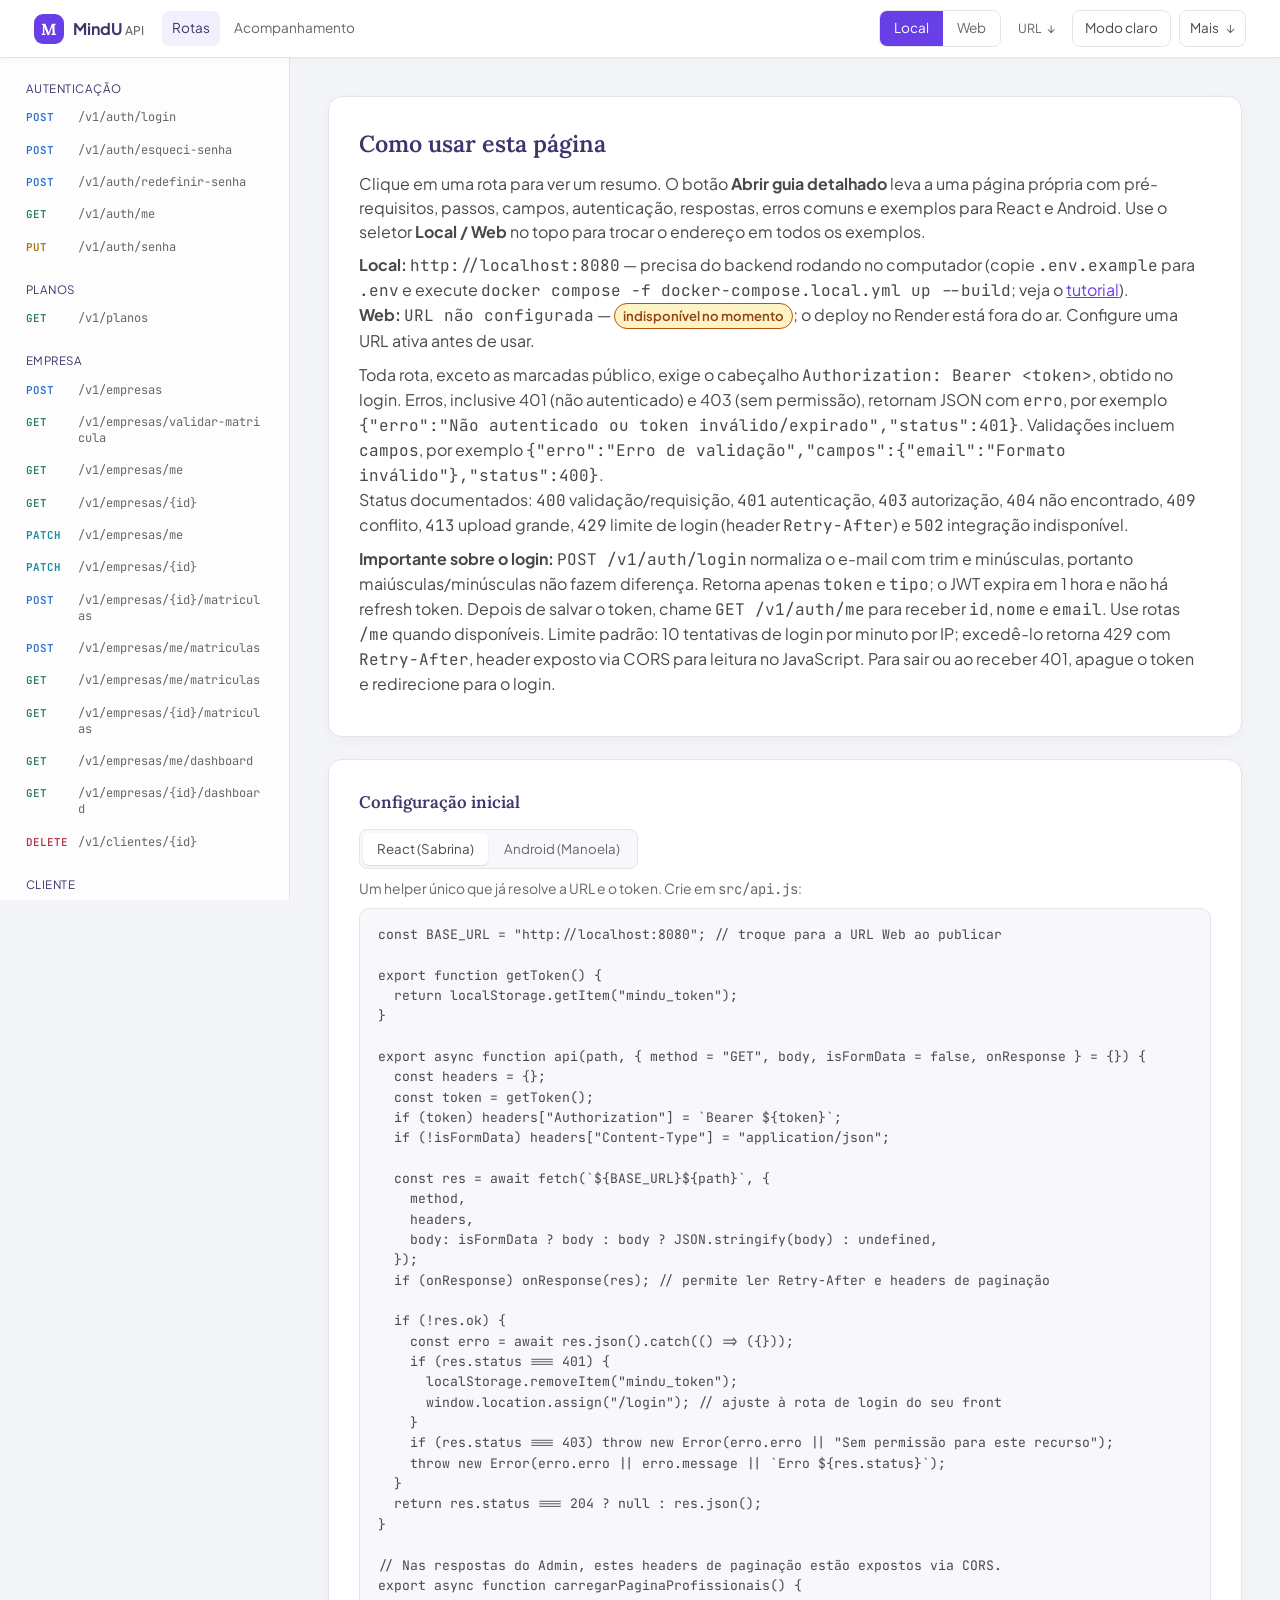
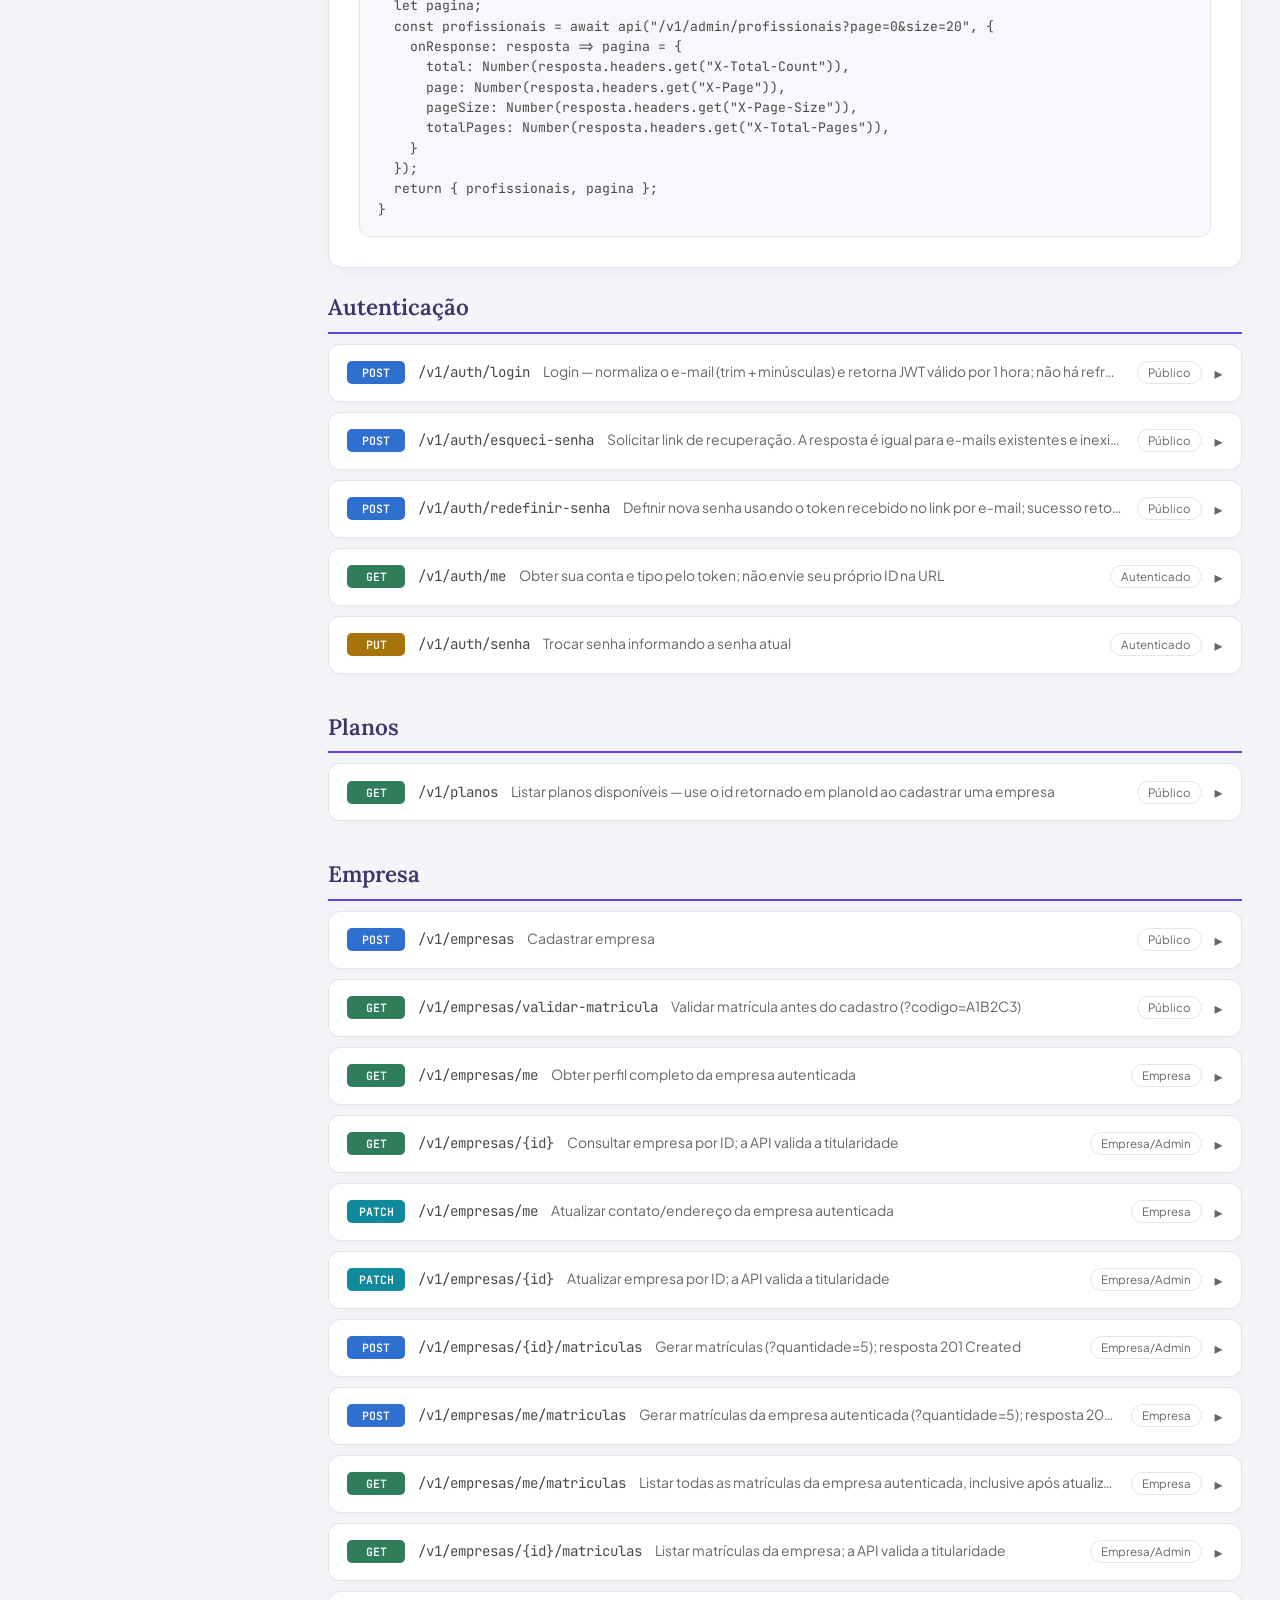
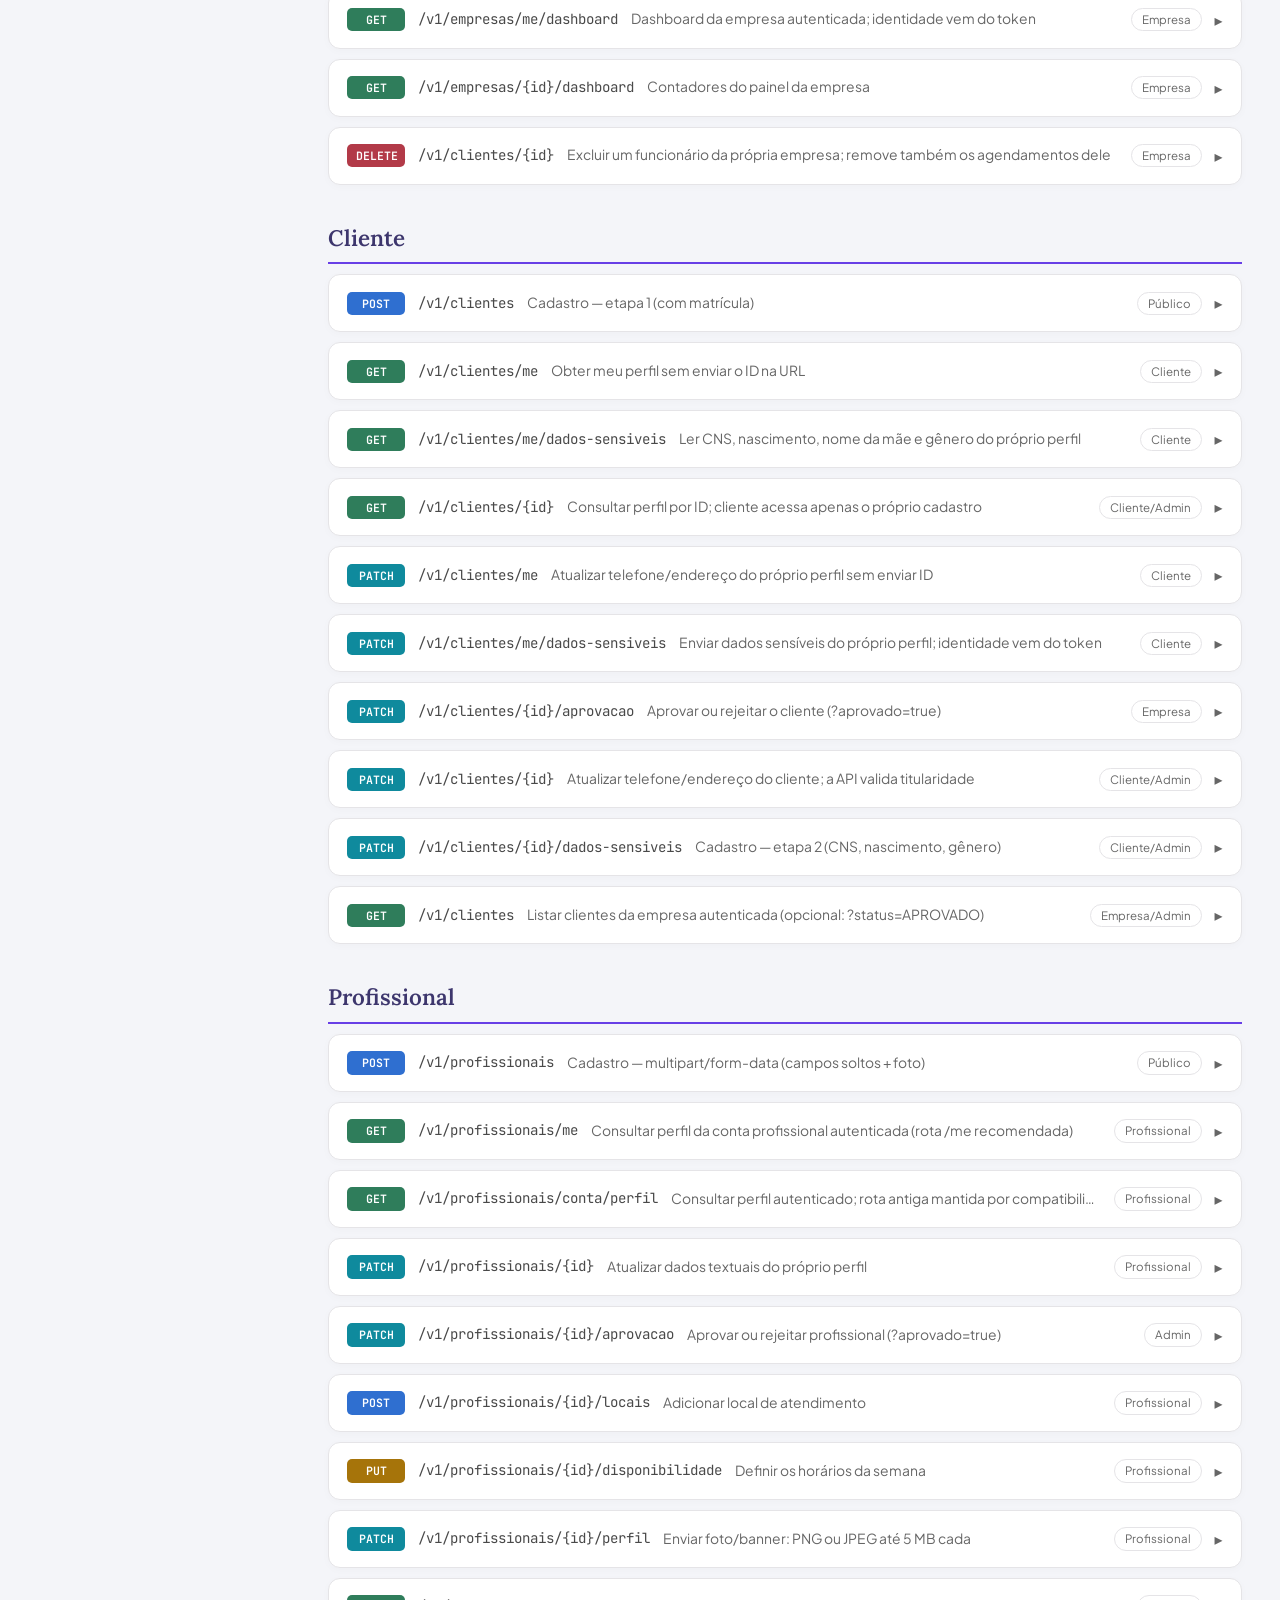
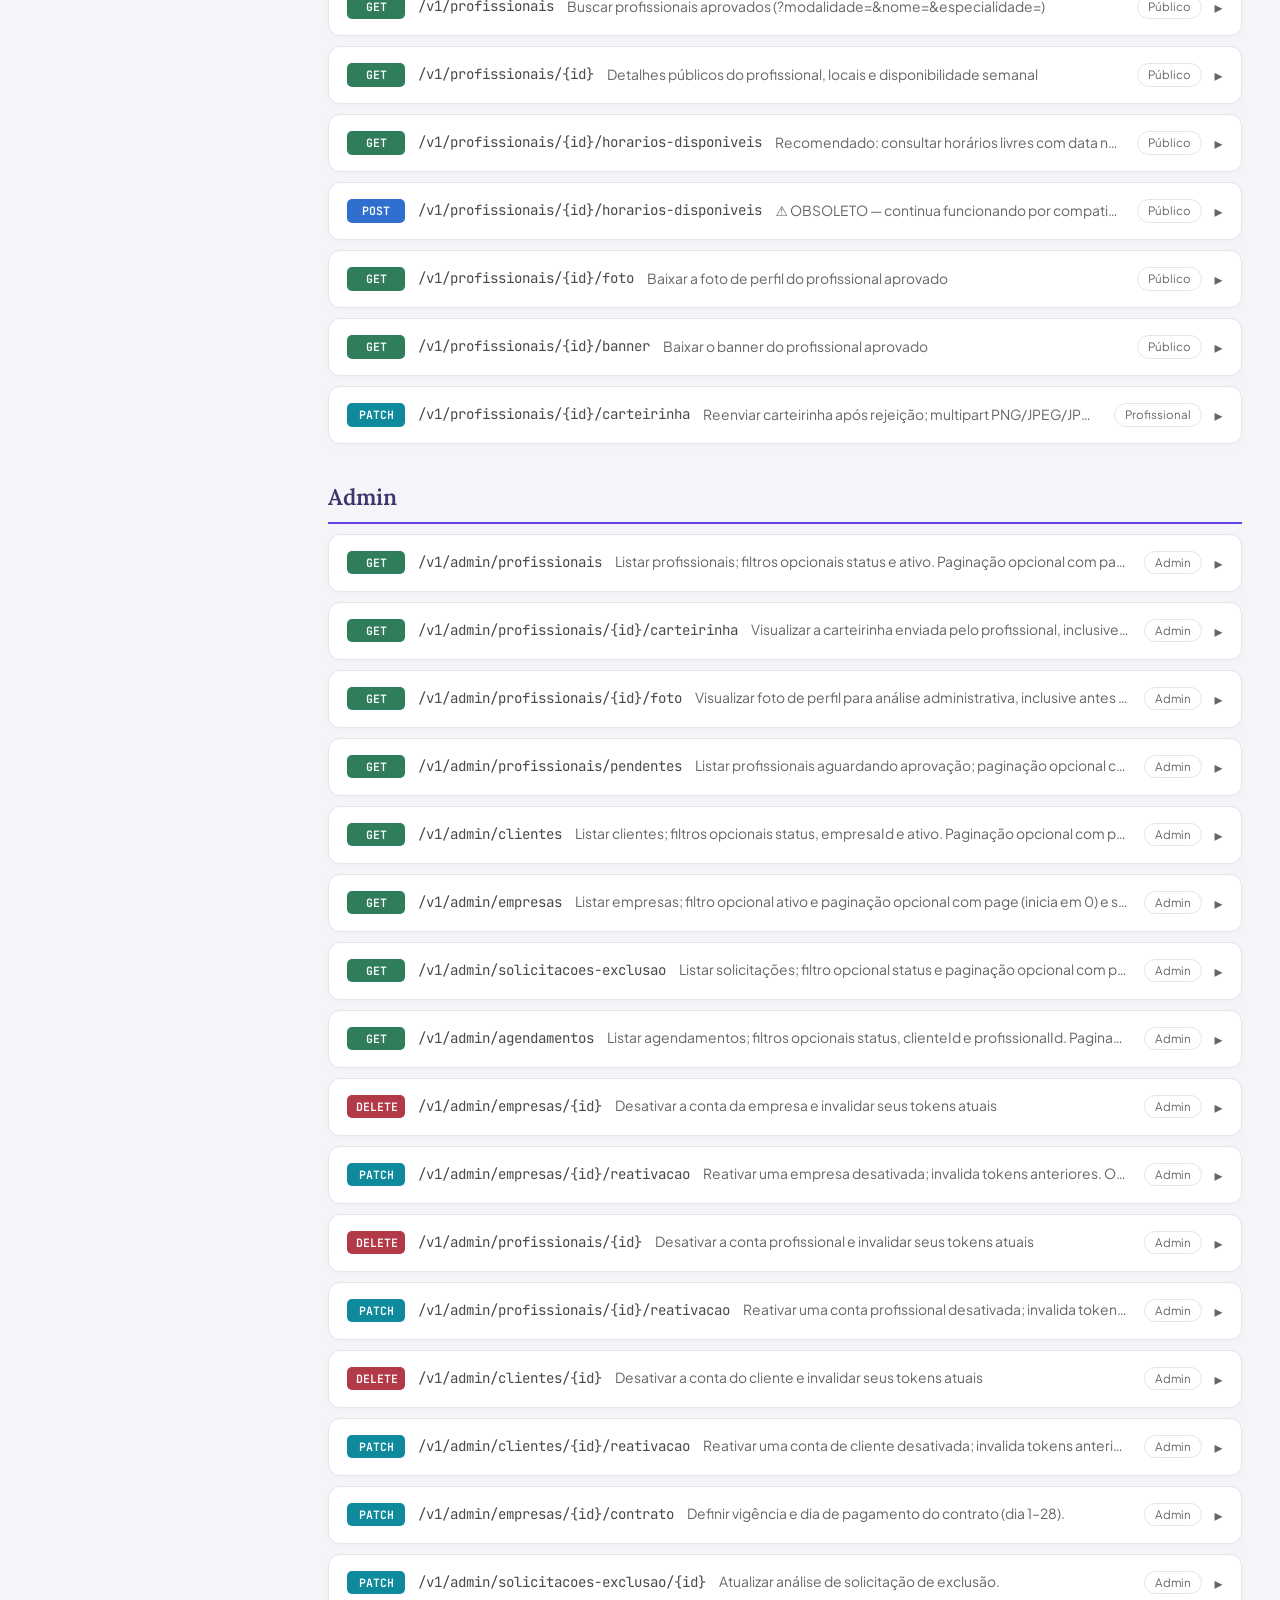
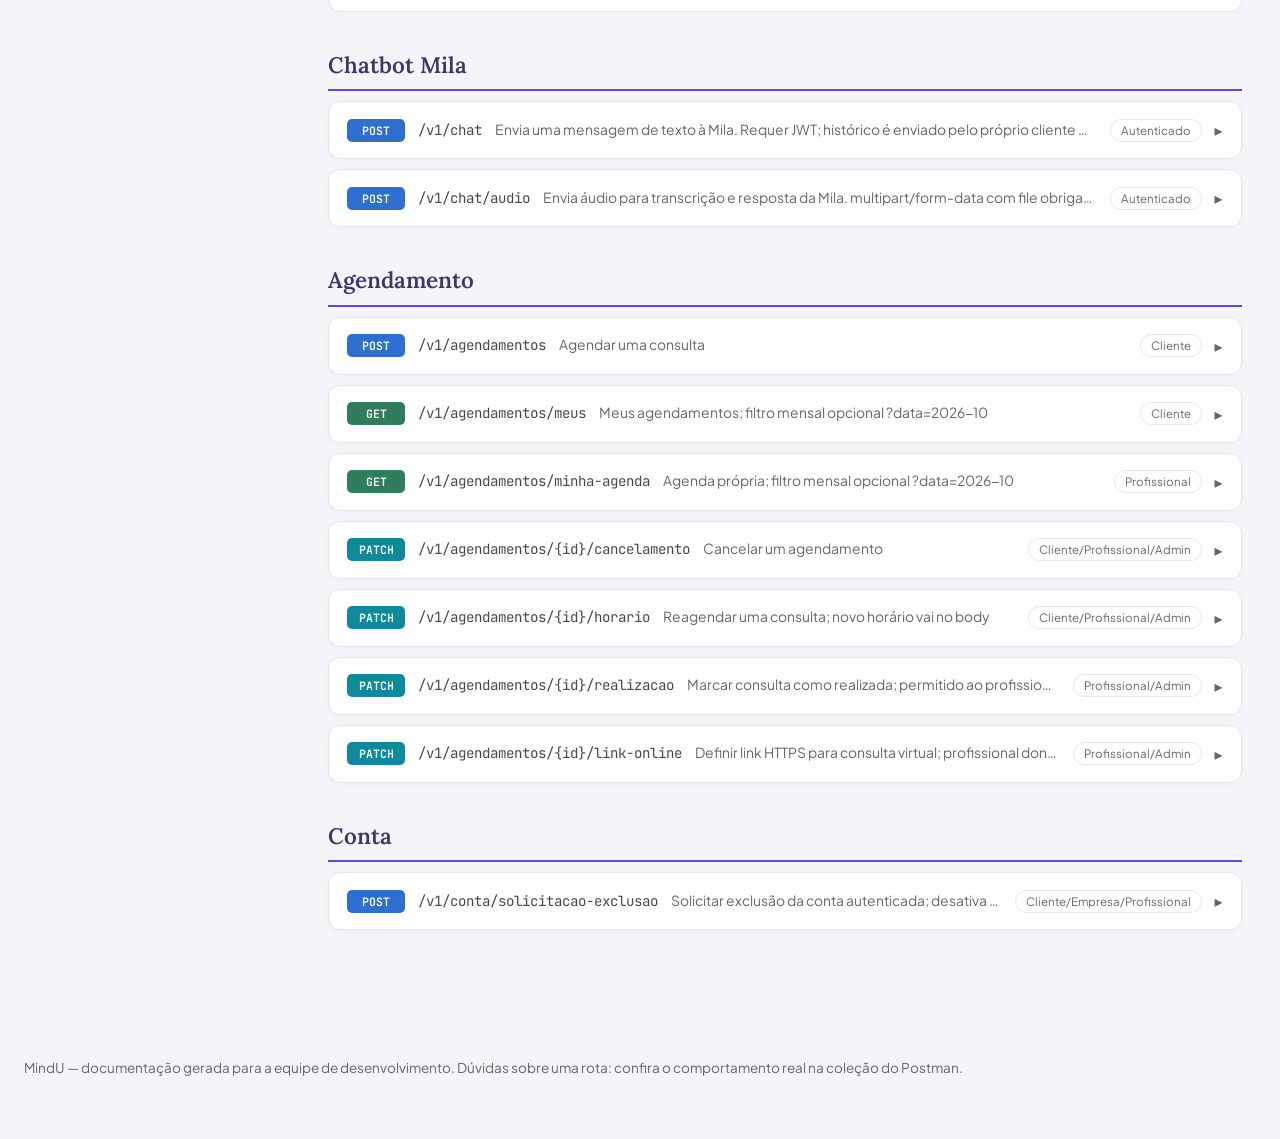
<file: index.html>
<!DOCTYPE html>
<html lang="pt-BR">
<head>
<meta charset="UTF-8">
<meta name="viewport" content="width=device-width, initial-scale=1">
<title>API MindU — Documentação</title>
<link rel="preconnect" href="https://fonts.googleapis.com">
<link rel="preconnect" href="https://fonts.gstatic.com" crossorigin>
<link href="https://fonts.googleapis.com/css2?family=Lora:wght@500;600&family=Plus+Jakarta+Sans:wght@400;500;600&family=JetBrains+Mono:wght@400;500&display=swap" rel="stylesheet">
<link rel="stylesheet" href="style.css">
<script src="data/routes/auth.js" defer></script>
<script src="data/routes/planos.js" defer></script>
<script src="data/routes/empresa.js" defer></script>
<script src="data/routes/cliente.js" defer></script>
<script src="data/routes/profissional.js" defer></script>
<script src="data/routes/admin.js" defer></script>
<script src="data/routes/chat.js" defer></script>
<script src="data/routes/agendamento.js" defer></script>
<script src="data/routes/conta.js" defer></script>
<script src="data/route-errors.js" defer></script>
<script src="data/route-guides.js" defer></script>
<script src="data/field-help.js" defer></script>
<script src="script.js" defer></script>
</head>
<body>

  <header class="topbar">
    <a class="brand" href="index.html"><span class="brand-mark">M</span><span>MindU <small>API</small></span></a>
    <nav class="topbar-nav" aria-label="Navegação principal">
      <a class="active" href="index.html" aria-current="page">Rotas</a>
      <a href="docs/api-inventario.html">Acompanhamento</a>
    </nav>
    <div class="spacer"></div>
    <div class="topbar-actions">
      <div class="env-toggle" role="group" aria-label="Ambiente">
        <button id="env-local" class="active" data-env="local">Local</button>
        <button id="env-web" data-env="web">Web</button>
      </div>
      <details class="web-url-config"><summary>URL</summary><input id="web-base-url" type="url" placeholder="https://api.exemplo.test" aria-label="URL base do ambiente Web"></details>
      <button class="theme-toggle" id="theme-toggle" type="button" aria-label="Alternar tema"></button>
      <details class="topbar-more"><summary>Mais</summary><div class="topbar-menu-panel">
        <a href="docs/api-inventario.html">Acompanhamento</a>
        <a href="tutorial.html">Tutorial: API local</a>
        <a href="integracao-mila.html">Guia: integrar a Mila</a>
        <a href="docs/api-referencia-rotas.html">Auditoria técnica das rotas</a>
        <a href="docs/mindu-modelagem.html" download>↓ Artefato de modelagem</a>
        <a href="docs/mindu-postman-collection.json" download>↓ Coleção Postman</a>
        <a id="req-route" href="#" target="_blank" rel="noopener">＋ Pedir nova rota</a>
      </div></details>
    </div>
  </header>

  <div class="layout">
    <nav class="side" id="sidenav"></nav>
    <main>

      <div class="intro">
        <h2>Como usar esta página</h2>
        <p>Clique em uma rota para ver um resumo. O botão <strong>Abrir guia detalhado</strong> leva a uma página própria com pré-requisitos, passos, campos, autenticação, respostas, erros comuns e exemplos para React e Android. Use o seletor <strong>Local / Web</strong> no topo para trocar o endereço em todos os exemplos.</p>
        <p><strong>Local:</strong> <code>http://localhost:8080</code> — precisa do backend rodando no computador (copie <code>.env.example</code> para <code>.env</code> e execute <code>docker compose -f docker-compose.local.yml up --build</code>; veja o <a href="tutorial.html">tutorial</a>).<br>
        <strong>Web:</strong> <code id="web-url-display">URL configurável</code> — <span class="status-unavailable">indisponível no momento</span>; o deploy no Render está fora do ar. Configure uma URL ativa antes de usar.</p>
        <p>Toda rota, exceto as marcadas <span class="auth-pill">público</span>, exige o cabeçalho <code>Authorization: Bearer &lt;token&gt;</code>, obtido no login. Erros, inclusive 401 (não autenticado) e 403 (sem permissão), retornam JSON com <code>erro</code>, por exemplo <code>{"erro":"Não autenticado ou token inválido/expirado","status":401}</code>. Validações incluem <code>campos</code>, por exemplo <code>{"erro":"Erro de validação","campos":{"email":"Formato inválido"},"status":400}</code>.<br>
        Status documentados: <code>400</code> validação/requisição, <code>401</code> autenticação, <code>403</code> autorização, <code>404</code> não encontrado, <code>409</code> conflito, <code>413</code> upload grande, <code>429</code> limite de login (header <code>Retry-After</code>) e <code>502</code> integração indisponível.</p>
      <p><strong>Importante sobre o login:</strong> <code>POST /v1/auth/login</code> normaliza o e-mail com trim e minúsculas, portanto maiúsculas/minúsculas não fazem diferença. Retorna apenas <code>token</code> e <code>tipo</code>; o JWT expira em 1 hora e não há refresh token. Depois de salvar o token, chame <code>GET /v1/auth/me</code> para receber <code>id</code>, <code>nome</code> e <code>email</code>. Use rotas <code>/me</code> quando disponíveis. Limite padrão: 10 tentativas de login por minuto por IP; excedê-lo retorna 429 com <code>Retry-After</code>, header exposto via CORS para leitura no JavaScript. Para sair ou ao receber 401, apague o token e redirecione para o login.</p>
      </div>

      <div class="setup">
        <h3>Configuração inicial</h3>
        <div class="tabs" data-setuptabs>
          <button class="active" data-tab="react">React (Sabrina)</button>
          <button data-tab="android">Android (Manoela)</button>
        </div>
        <div class="panel active" data-panel="react">
          <p class="setup-note">Um helper único que já resolve a URL e o token. Crie em <code>src/api.js</code>:</p>
          <pre><code>const BASE_URL = "<span class="baseurl">http://localhost:8080</span>"; // troque para a URL Web ao publicar

export function getToken() {
  return localStorage.getItem("mindu_token");
}

export async function api(path, { method = "GET", body, isFormData = false, onResponse } = {}) {
  const headers = {};
  const token = getToken();
  if (token) headers["Authorization"] = `Bearer ${token}`;
  if (!isFormData) headers["Content-Type"] = "application/json";

  const res = await fetch(`${BASE_URL}${path}`, {
    method,
    headers,
    body: isFormData ? body : body ? JSON.stringify(body) : undefined,
  });
  if (onResponse) onResponse(res); // permite ler Retry-After e headers de paginação

  if (!res.ok) {
    const erro = await res.json().catch(() => ({}));
    if (res.status === 401) {
      localStorage.removeItem("mindu_token");
      window.location.assign("/login"); // ajuste à rota de login do seu front
    }
    if (res.status === 403) throw new Error(erro.erro || "Sem permissão para este recurso");
    throw new Error(erro.erro || erro.message || `Erro ${res.status}`);
  }
  return res.status === 204 ? null : res.json();
}

// Nas respostas do Admin, estes headers de paginação estão expostos via CORS.
export async function carregarPaginaProfissionais() {
  let pagina;
  const profissionais = await api("/v1/admin/profissionais?page=0&amp;size=20", {
    onResponse: resposta => pagina = {
      total: Number(resposta.headers.get("X-Total-Count")),
      page: Number(resposta.headers.get("X-Page")),
      pageSize: Number(resposta.headers.get("X-Page-Size")),
      totalPages: Number(resposta.headers.get("X-Total-Pages")),
    }
  });
  return { profissionais, pagina };
}</code></pre>
        </div>
        <div class="panel" data-panel="android">
          <p class="setup-note">O projeto já configura Retrofit/OkHttp em <code>RetrofitClient.java</code>. Use esta referência sem alterar versões do build:</p>
      <p class="setup-note setup-note-spaced">O interceptor atual anexa Bearer via <code>SessionManager</code>, encerra sessão em 401 e respeita <code>Retry-After</code> em 429:</p>
      <pre><code>public class RetrofitClient {
    private static final String BASE_URL = "<span class="baseurl">http://10.0.2.2:8080</span>/";
    private static Retrofit retrofit;

    public static Retrofit getInstance(Context context) {
        if (retrofit == null) {
            Context appContext = context.getApplicationContext();
            OkHttpClient client = new OkHttpClient.Builder()
                .addInterceptor(chain -> {
                    String token = SessionManager.getToken(appContext);
                    Request.Builder b = chain.request().newBuilder();
                    if (token != null) b.addHeader("Authorization", "Bearer " + token);
                    Response response = chain.proceed(b.build());
                    if (response.code() == 401 && !SessionManager.isValidatingLogin(appContext)) {
                        new Handler(Looper.getMainLooper()).post(() -> SessionManager.expireSession(appContext));
                    } else if (response.code() == 429) {
                        String retry = response.header("Retry-After");
                        String aviso = retry == null ? "Tente novamente mais tarde" : "Tente novamente em " + retry + " segundos";
                        new Handler(Looper.getMainLooper()).post(() -> Toast.makeText(appContext, aviso, Toast.LENGTH_LONG).show());
                    }
                    return response;
                })
                .addInterceptor(new HttpLoggingInterceptor().setLevel(BuildConfig.DEBUG ? HttpLoggingInterceptor.Level.BODY : HttpLoggingInterceptor.Level.NONE))
                .build();

            retrofit = new Retrofit.Builder()
                .baseUrl(BASE_URL)
                .client(client)
                .addConverterFactory(GsonConverterFactory.create())
                .build();
        }
        return retrofit;
    }
}</code></pre>
          <p class="setup-note setup-note-compact">No emulador Android, use a base URL <code>http://10.0.2.2:8080/</code>; <code>localhost</code> aponta para o próprio emulador. Android 9 ou posterior costuma bloquear HTTP sem TLS: configure um network security config no app para liberar HTTP somente para <code>10.0.2.2</code> e apenas no build de debug. Essa configuração pertence ao repositório Android, não a esta API. Hospedagem: URL HTTPS configurável; Render indisponível no momento.</p>
          <p class="setup-note setup-note-spaced">O interceptor real redige o header <code>Authorization</code> e suprime logs de corpo no chat e em dados sensíveis. O JWT dura 1 hora, sem refresh; em 401, a sessão expira. Em 429, as telas usam o header <code>Retry-After</code> (login e chat têm tratamento próprio); 403 mantém a sessão e indica permissão insuficiente. Os trechos das rotas abaixo correspondem à interface Retrofit <code>ApiService</code>.</p>
        </div>
      </div>

      <div id="routes"></div>
    </main>
  </div>

  <footer>MindU — documentação gerada para a equipe de desenvolvimento. Dúvidas sobre uma rota: confira o comportamento real na coleção do Postman.</footer>

</body>
</html>
</file>
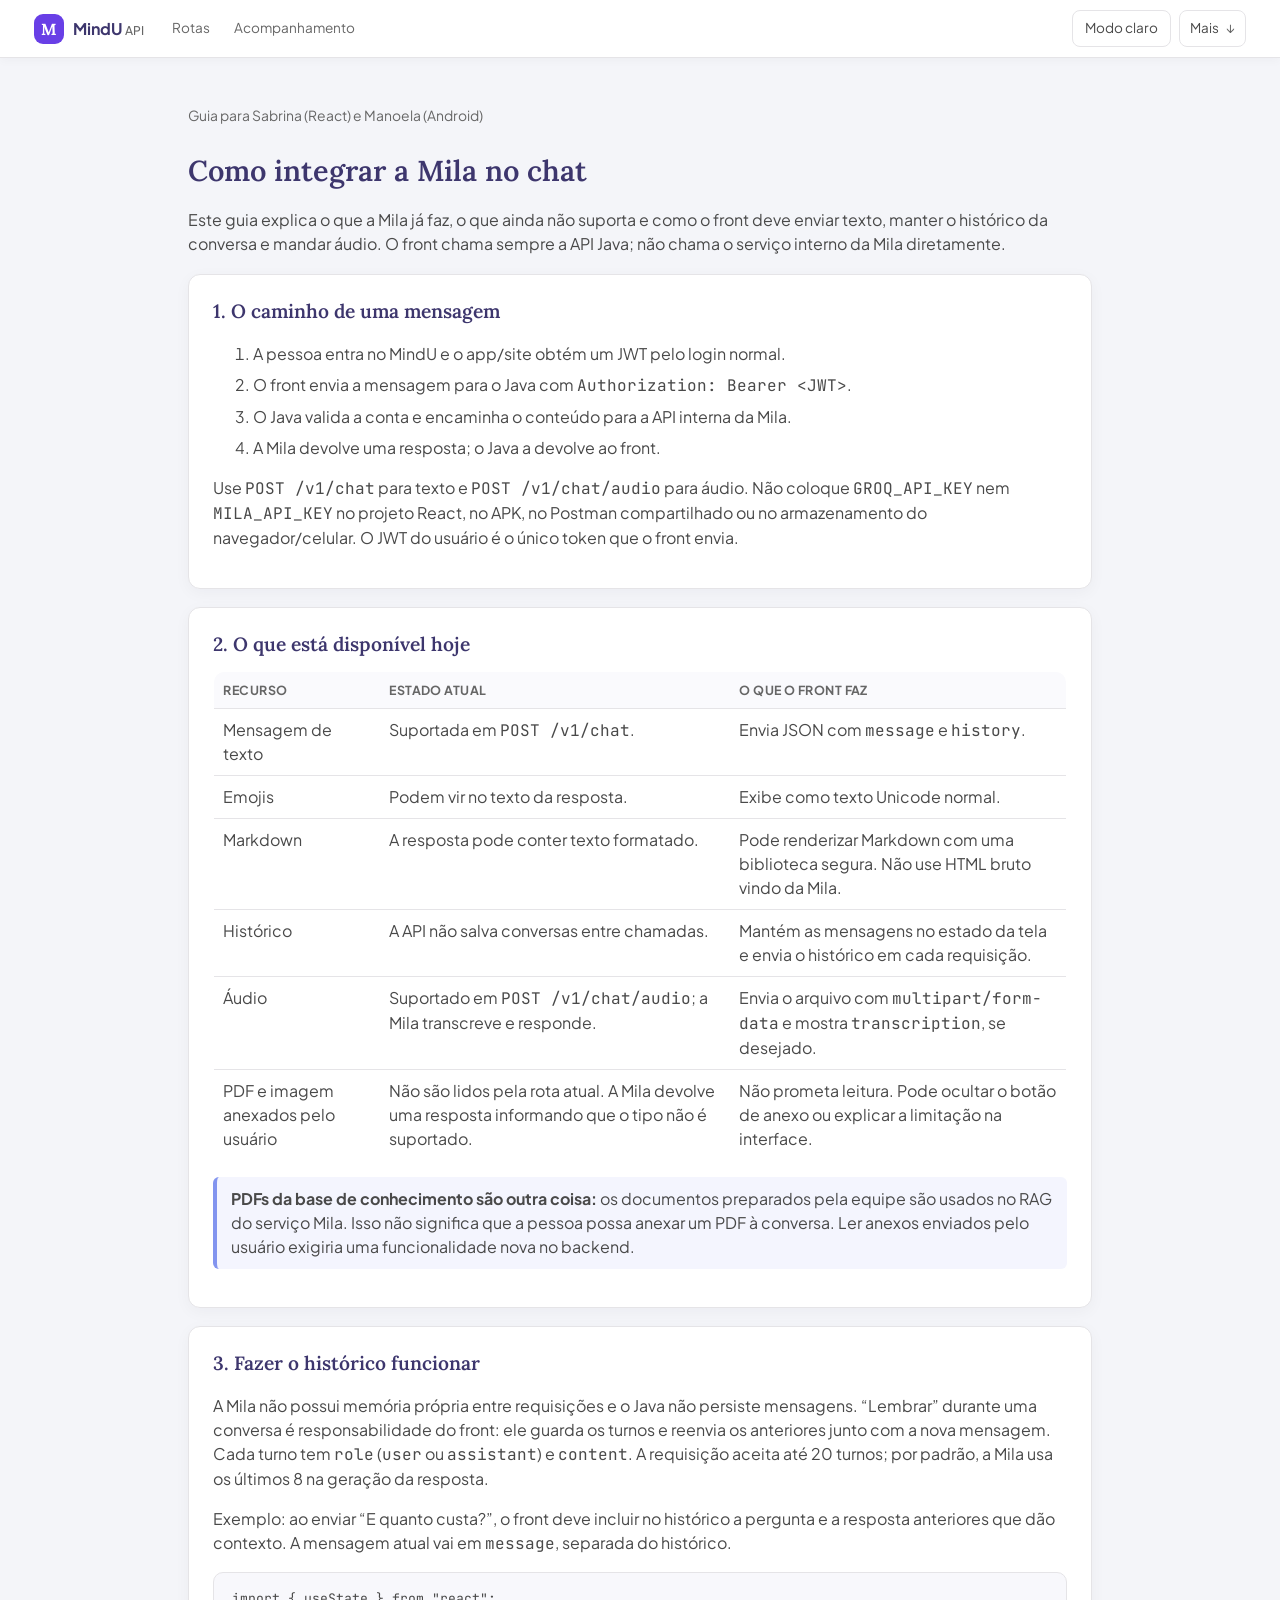
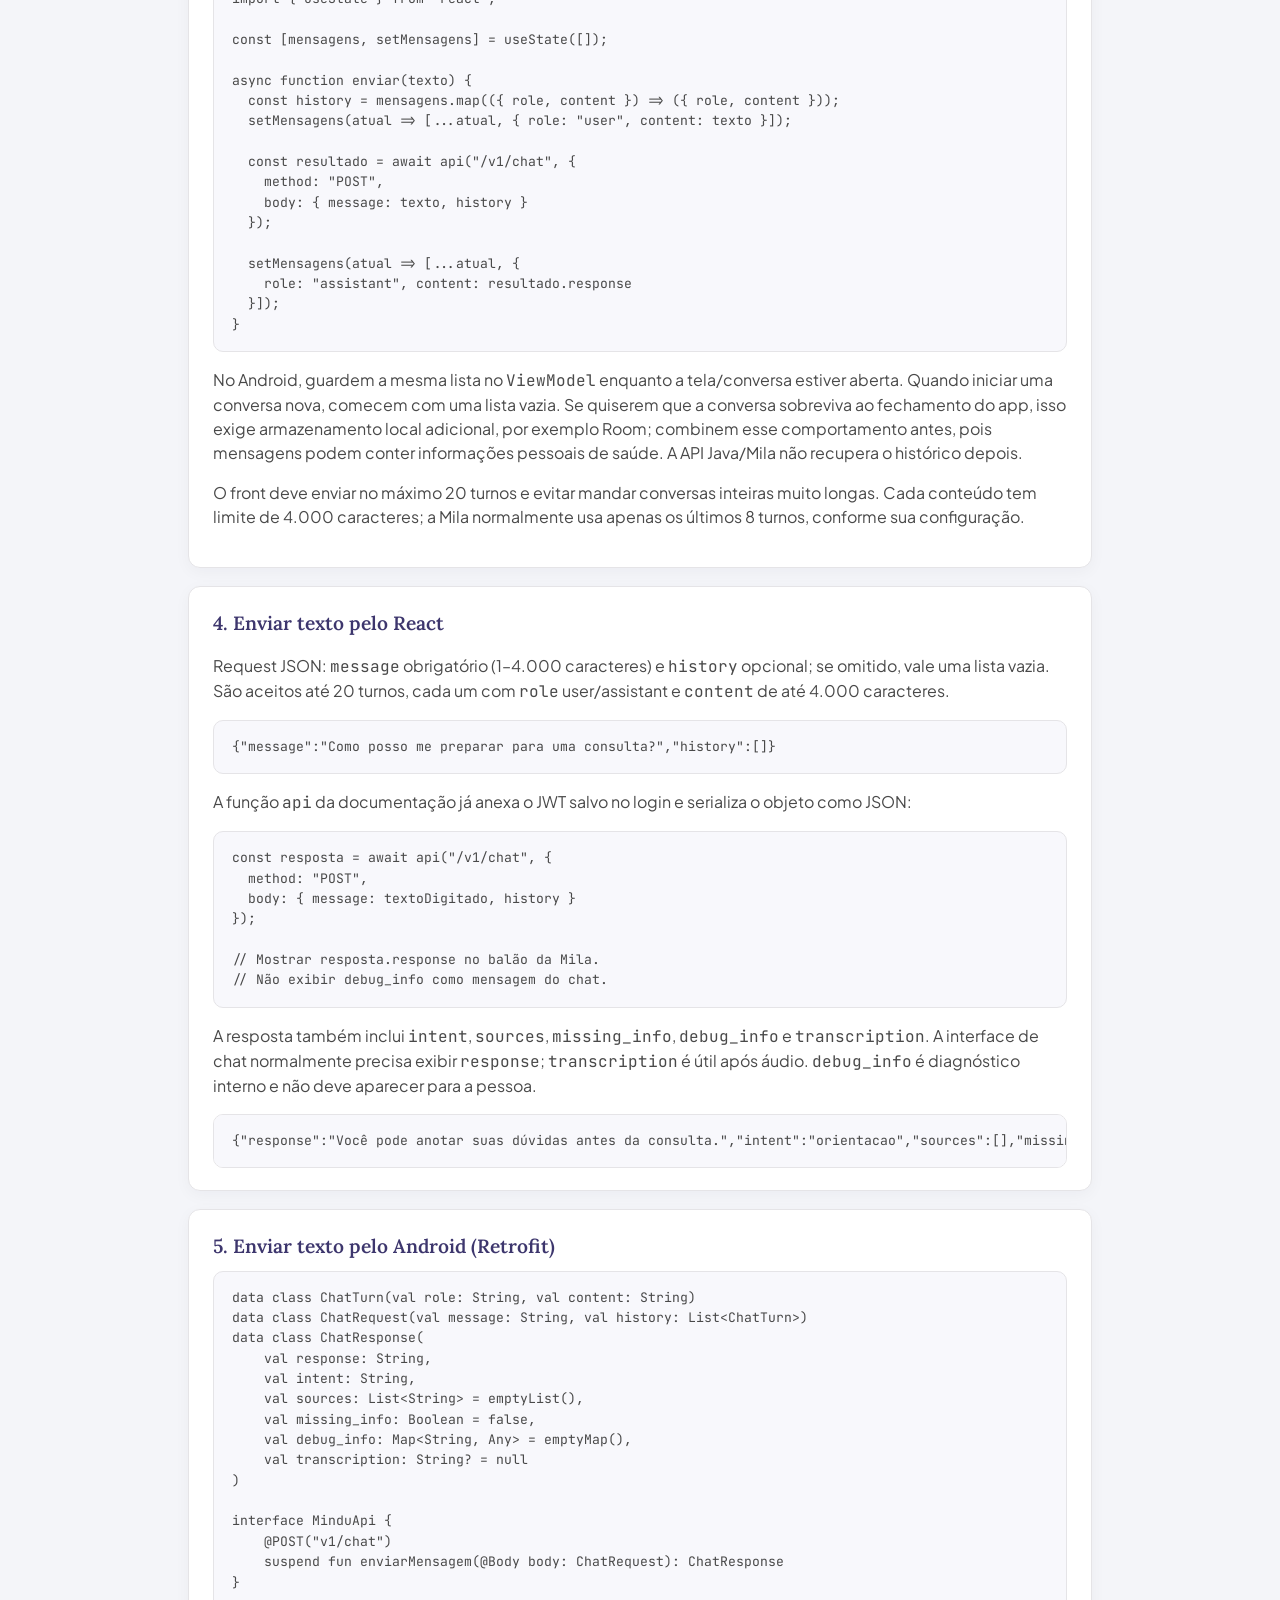
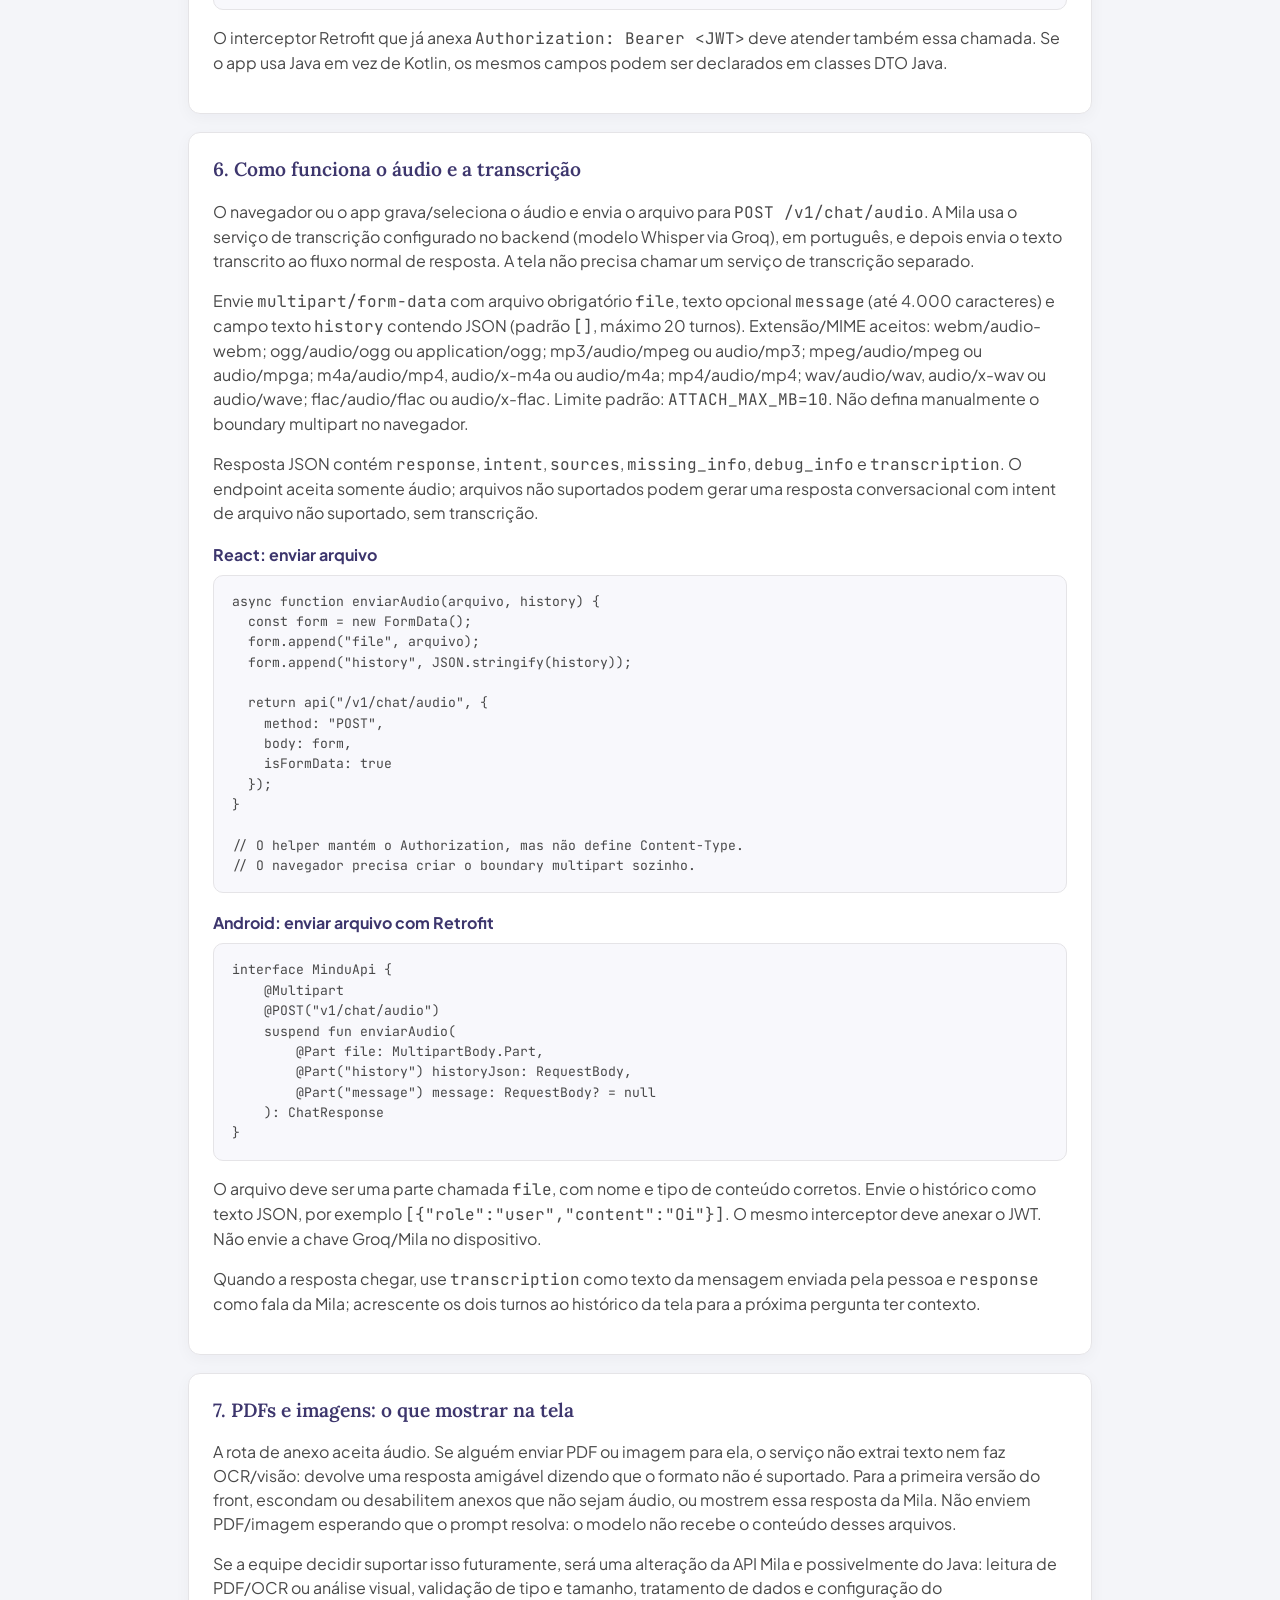
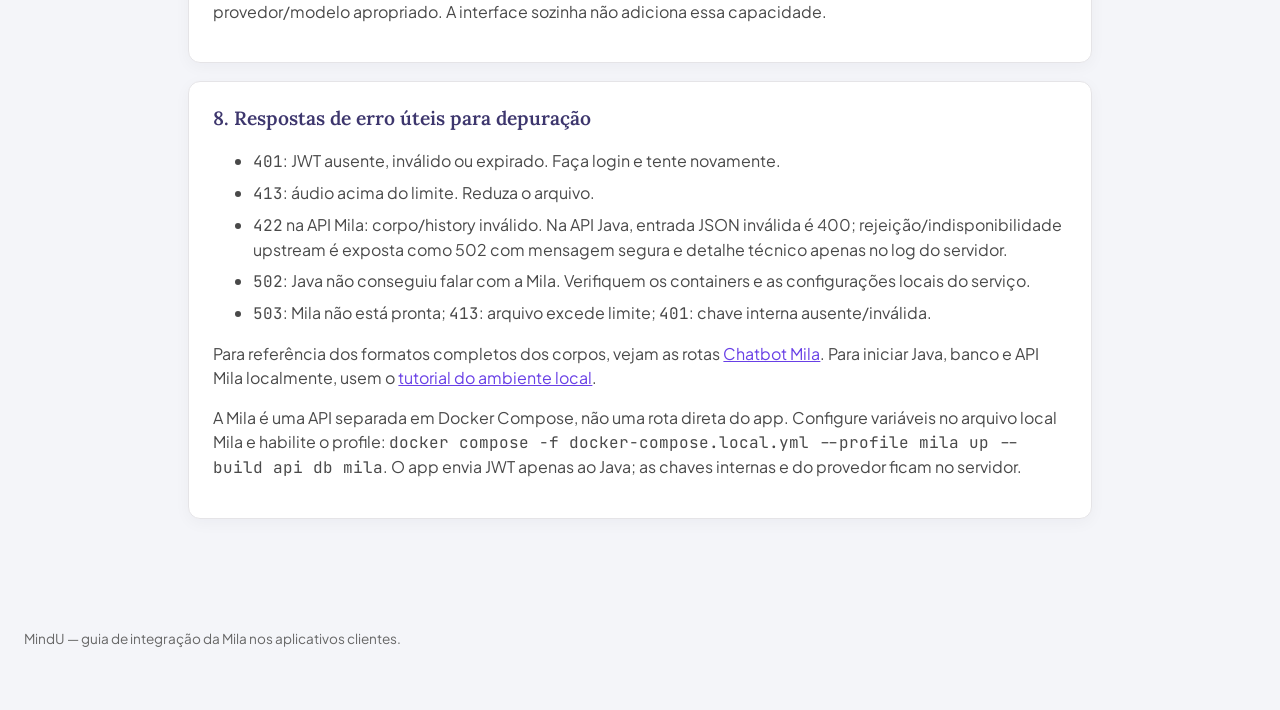
<file: integracao-mila.html>
<!DOCTYPE html>
<html lang="pt-BR">
<head>
<meta charset="UTF-8">
<meta name="viewport" content="width=device-width, initial-scale=1">
<title>Integrar a Mila · MindU</title>
<link rel="preconnect" href="https://fonts.googleapis.com">
<link rel="preconnect" href="https://fonts.gstatic.com" crossorigin>
<link href="https://fonts.googleapis.com/css2?family=Lora:wght@500;600&family=Plus+Jakarta+Sans:wght@400;500;600&family=JetBrains+Mono:wght@400;500&display=swap" rel="stylesheet">
<link rel="stylesheet" href="style.css">
<script src="script.js" defer></script>
<style>
.guide { max-width: 980px; margin: 0 auto; }
.guide > h2 { margin: 22px 0 8px; font-size: 1.8rem; }
.guide > p { max-width: 78ch; }
.guide section { background: var(--panel); border: 1px solid var(--line); border-radius: 12px; padding: 22px 24px; margin: 18px 0; }
.guide section h3 { font-size: 1.2rem; margin-bottom: 10px; }
.guide section h4 { color: var(--primary); margin: 18px 0 6px; }
.guide li { margin: 7px 0; }
.guide pre { overflow-x: auto; }
.guide table { width: 100%; border-collapse: collapse; margin: 12px 0; }
.guide th, .guide td { text-align: left; padding: 9px; border-bottom: 1px solid var(--line); vertical-align: top; }
.callout { border-left: 4px solid var(--focus); padding: 10px 14px; background: color-mix(in srgb, var(--focus) 9%, var(--panel)); border-radius: 6px; }
</style>
</head>
<body>
  <header class="topbar">
    <a class="brand" href="index.html"><span class="brand-mark">M</span><span>MindU <small>API</small></span></a>
    <nav class="topbar-nav" aria-label="Navegação principal"><a href="index.html">Rotas</a><a href="docs/api-inventario.html">Acompanhamento</a></nav>
    <div class="spacer"></div>
    <div class="topbar-actions"><button class="theme-toggle" id="theme-toggle" type="button" aria-label="Alternar tema"></button><details class="topbar-more"><summary>Mais</summary><div class="topbar-menu-panel"><a href="docs/api-inventario.html">Acompanhamento</a><a href="tutorial.html">Tutorial local</a><a href="docs/api-referencia-rotas.html">Auditoria técnica</a><a href="docs/mindu-postman-collection.json" download>↓ Coleção Postman</a></div></details></div>
  </header>
  <main class="guide">
    <p class="setup-note">Guia para Sabrina (React) e Manoela (Android)</p>
    <h2>Como integrar a Mila no chat</h2>
    <p>Este guia explica o que a Mila já faz, o que ainda não suporta e como o front deve enviar texto, manter o histórico da conversa e mandar áudio. O front chama sempre a API Java; não chama o serviço interno da Mila diretamente.</p>

    <section>
      <h3>1. O caminho de uma mensagem</h3>
      <ol>
        <li>A pessoa entra no MindU e o app/site obtém um JWT pelo login normal.</li>
        <li>O front envia a mensagem para o Java com <code>Authorization: Bearer &lt;JWT&gt;</code>.</li>
        <li>O Java valida a conta e encaminha o conteúdo para a API interna da Mila.</li>
        <li>A Mila devolve uma resposta; o Java a devolve ao front.</li>
      </ol>
      <p>Use <code>POST /v1/chat</code> para texto e <code>POST /v1/chat/audio</code> para áudio. Não coloque <code>GROQ_API_KEY</code> nem <code>MILA_API_KEY</code> no projeto React, no APK, no Postman compartilhado ou no armazenamento do navegador/celular. O JWT do usuário é o único token que o front envia.</p>
    </section>

    <section>
      <h3>2. O que está disponível hoje</h3>
      <table>
        <thead><tr><th>Recurso</th><th>Estado atual</th><th>O que o front faz</th></tr></thead>
        <tbody>
          <tr><td>Mensagem de texto</td><td>Suportada em <code>POST /v1/chat</code>.</td><td>Envia JSON com <code>message</code> e <code>history</code>.</td></tr>
          <tr><td>Emojis</td><td>Podem vir no texto da resposta.</td><td>Exibe como texto Unicode normal.</td></tr>
          <tr><td>Markdown</td><td>A resposta pode conter texto formatado.</td><td>Pode renderizar Markdown com uma biblioteca segura. Não use HTML bruto vindo da Mila.</td></tr>
          <tr><td>Histórico</td><td>A API não salva conversas entre chamadas.</td><td>Mantém as mensagens no estado da tela e envia o histórico em cada requisição.</td></tr>
          <tr><td>Áudio</td><td>Suportado em <code>POST /v1/chat/audio</code>; a Mila transcreve e responde.</td><td>Envia o arquivo com <code>multipart/form-data</code> e mostra <code>transcription</code>, se desejado.</td></tr>
          <tr><td>PDF e imagem anexados pelo usuário</td><td>Não são lidos pela rota atual. A Mila devolve uma resposta informando que o tipo não é suportado.</td><td>Não prometa leitura. Pode ocultar o botão de anexo ou explicar a limitação na interface.</td></tr>
        </tbody>
      </table>
      <p class="callout"><strong>PDFs da base de conhecimento são outra coisa:</strong> os documentos preparados pela equipe são usados no RAG do serviço Mila. Isso não significa que a pessoa possa anexar um PDF à conversa. Ler anexos enviados pelo usuário exigiria uma funcionalidade nova no backend.</p>
    </section>

    <section>
      <h3>3. Fazer o histórico funcionar</h3>
      <p>A Mila não possui memória própria entre requisições e o Java não persiste mensagens. “Lembrar” durante uma conversa é responsabilidade do front: ele guarda os turnos e reenvia os anteriores junto com a nova mensagem. Cada turno tem <code>role</code> (<code>user</code> ou <code>assistant</code>) e <code>content</code>. A requisição aceita até 20 turnos; por padrão, a Mila usa os últimos 8 na geração da resposta.</p>
      <p>Exemplo: ao enviar “E quanto custa?”, o front deve incluir no histórico a pergunta e a resposta anteriores que dão contexto. A mensagem atual vai em <code>message</code>, separada do histórico.</p>
      <pre><code>import { useState } from "react";

const [mensagens, setMensagens] = useState([]);

async function enviar(texto) {
  const history = mensagens.map(({ role, content }) =&gt; ({ role, content }));
  setMensagens(atual =&gt; [...atual, { role: "user", content: texto }]);

  const resultado = await api("/v1/chat", {
    method: "POST",
    body: { message: texto, history }
  });

  setMensagens(atual =&gt; [...atual, {
    role: "assistant", content: resultado.response
  }]);
}</code></pre>
      <p>No Android, guardem a mesma lista no <code>ViewModel</code> enquanto a tela/conversa estiver aberta. Quando iniciar uma conversa nova, comecem com uma lista vazia. Se quiserem que a conversa sobreviva ao fechamento do app, isso exige armazenamento local adicional, por exemplo Room; combinem esse comportamento antes, pois mensagens podem conter informações pessoais de saúde. A API Java/Mila não recupera o histórico depois.</p>
      <p>O front deve enviar no máximo 20 turnos e evitar mandar conversas inteiras muito longas. Cada conteúdo tem limite de 4.000 caracteres; a Mila normalmente usa apenas os últimos 8 turnos, conforme sua configuração.</p>
    </section>

    <section>
      <h3>4. Enviar texto pelo React</h3>
      <p>Request JSON: <code>message</code> obrigatório (1–4.000 caracteres) e <code>history</code> opcional; se omitido, vale uma lista vazia. São aceitos até 20 turnos, cada um com <code>role</code> user/assistant e <code>content</code> de até 4.000 caracteres.</p>
      <pre><code>{"message":"Como posso me preparar para uma consulta?","history":[]}</code></pre>
      <p>A função <code>api</code> da documentação já anexa o JWT salvo no login e serializa o objeto como JSON:</p>
      <pre><code>const resposta = await api("/v1/chat", {
  method: "POST",
  body: { message: textoDigitado, history }
});

// Mostrar resposta.response no balão da Mila.
// Não exibir debug_info como mensagem do chat.</code></pre>
      <p>A resposta também inclui <code>intent</code>, <code>sources</code>, <code>missing_info</code>, <code>debug_info</code> e <code>transcription</code>. A interface de chat normalmente precisa exibir <code>response</code>; <code>transcription</code> é útil após áudio. <code>debug_info</code> é diagnóstico interno e não deve aparecer para a pessoa.</p>
      <pre><code>{"response":"Você pode anotar suas dúvidas antes da consulta.","intent":"orientacao","sources":[],"missing_info":false,"debug_info":{},"transcription":null}</code></pre>
    </section>

    <section>
      <h3>5. Enviar texto pelo Android (Retrofit)</h3>
      <pre><code>data class ChatTurn(val role: String, val content: String)
data class ChatRequest(val message: String, val history: List&lt;ChatTurn&gt;)
data class ChatResponse(
    val response: String,
    val intent: String,
    val sources: List&lt;String&gt; = emptyList(),
    val missing_info: Boolean = false,
    val debug_info: Map&lt;String, Any&gt; = emptyMap(),
    val transcription: String? = null
)

interface MinduApi {
    @POST("v1/chat")
    suspend fun enviarMensagem(@Body body: ChatRequest): ChatResponse
}</code></pre>
      <p>O interceptor Retrofit que já anexa <code>Authorization: Bearer &lt;JWT&gt;</code> deve atender também essa chamada. Se o app usa Java em vez de Kotlin, os mesmos campos podem ser declarados em classes DTO Java.</p>
    </section>

    <section>
      <h3>6. Como funciona o áudio e a transcrição</h3>
      <p>O navegador ou o app grava/seleciona o áudio e envia o arquivo para <code>POST /v1/chat/audio</code>. A Mila usa o serviço de transcrição configurado no backend (modelo Whisper via Groq), em português, e depois envia o texto transcrito ao fluxo normal de resposta. A tela não precisa chamar um serviço de transcrição separado.</p>
      <p>Envie <code>multipart/form-data</code> com arquivo obrigatório <code>file</code>, texto opcional <code>message</code> (até 4.000 caracteres) e campo texto <code>history</code> contendo JSON (padrão <code>[]</code>, máximo 20 turnos). Extensão/MIME aceitos: webm/audio-webm; ogg/audio/ogg ou application/ogg; mp3/audio/mpeg ou audio/mp3; mpeg/audio/mpeg ou audio/mpga; m4a/audio/mp4, audio/x-m4a ou audio/m4a; mp4/audio/mp4; wav/audio/wav, audio/x-wav ou audio/wave; flac/audio/flac ou audio/x-flac. Limite padrão: <code>ATTACH_MAX_MB=10</code>. Não defina manualmente o boundary multipart no navegador.</p>
      <p>Resposta JSON contém <code>response</code>, <code>intent</code>, <code>sources</code>, <code>missing_info</code>, <code>debug_info</code> e <code>transcription</code>. O endpoint aceita somente áudio; arquivos não suportados podem gerar uma resposta conversacional com intent de arquivo não suportado, sem transcrição.</p>
      <h4>React: enviar arquivo</h4>
      <pre><code>async function enviarAudio(arquivo, history) {
  const form = new FormData();
  form.append("file", arquivo);
  form.append("history", JSON.stringify(history));

  return api("/v1/chat/audio", {
    method: "POST",
    body: form,
    isFormData: true
  });
}

// O helper mantém o Authorization, mas não define Content-Type.
// O navegador precisa criar o boundary multipart sozinho.</code></pre>
      <h4>Android: enviar arquivo com Retrofit</h4>
      <pre><code>interface MinduApi {
    @Multipart
    @POST("v1/chat/audio")
    suspend fun enviarAudio(
        @Part file: MultipartBody.Part,
        @Part("history") historyJson: RequestBody,
        @Part("message") message: RequestBody? = null
    ): ChatResponse
}</code></pre>
      <p>O arquivo deve ser uma parte chamada <code>file</code>, com nome e tipo de conteúdo corretos. Envie o histórico como texto JSON, por exemplo <code>[{"role":"user","content":"Oi"}]</code>. O mesmo interceptor deve anexar o JWT. Não envie a chave Groq/Mila no dispositivo.</p>
      <p>Quando a resposta chegar, use <code>transcription</code> como texto da mensagem enviada pela pessoa e <code>response</code> como fala da Mila; acrescente os dois turnos ao histórico da tela para a próxima pergunta ter contexto.</p>
    </section>

    <section>
      <h3>7. PDFs e imagens: o que mostrar na tela</h3>
      <p>A rota de anexo aceita áudio. Se alguém enviar PDF ou imagem para ela, o serviço não extrai texto nem faz OCR/visão: devolve uma resposta amigável dizendo que o formato não é suportado. Para a primeira versão do front, escondam ou desabilitem anexos que não sejam áudio, ou mostrem essa resposta da Mila. Não enviem PDF/imagem esperando que o prompt resolva: o modelo não recebe o conteúdo desses arquivos.</p>
      <p>Se a equipe decidir suportar isso futuramente, será uma alteração da API Mila e possivelmente do Java: leitura de PDF/OCR ou análise visual, validação de tipo e tamanho, tratamento de dados e configuração do provedor/modelo apropriado. A interface sozinha não adiciona essa capacidade.</p>
    </section>

    <section>
      <h3>8. Respostas de erro úteis para depuração</h3>
      <ul>
        <li><code>401</code>: JWT ausente, inválido ou expirado. Faça login e tente novamente.</li>
        <li><code>413</code>: áudio acima do limite. Reduza o arquivo.</li>
        <li><code>422</code> na API Mila: corpo/history inválido. Na API Java, entrada JSON inválida é 400; rejeição/indisponibilidade upstream é exposta como 502 com mensagem segura e detalhe técnico apenas no log do servidor.</li>
        <li><code>502</code>: Java não conseguiu falar com a Mila. Verifiquem os containers e as configurações locais do serviço.</li>
        <li><code>503</code>: Mila não está pronta; <code>413</code>: arquivo excede limite; <code>401</code>: chave interna ausente/inválida.</li>
      </ul>
      <p>Para referência dos formatos completos dos corpos, vejam as rotas <a href="index.html#chat">Chatbot Mila</a>. Para iniciar Java, banco e API Mila localmente, usem o <a href="tutorial.html">tutorial do ambiente local</a>.</p>
      <p>A Mila é uma API separada em Docker Compose, não uma rota direta do app. Configure variáveis no arquivo local Mila e habilite o profile: <code>docker compose -f docker-compose.local.yml --profile mila up --build api db mila</code>. O app envia JWT apenas ao Java; as chaves internas e do provedor ficam no servidor.</p>
    </section>
  </main>
  <footer>MindU — guia de integração da Mila nos aplicativos clientes.</footer>
</body>
</html>
</file>
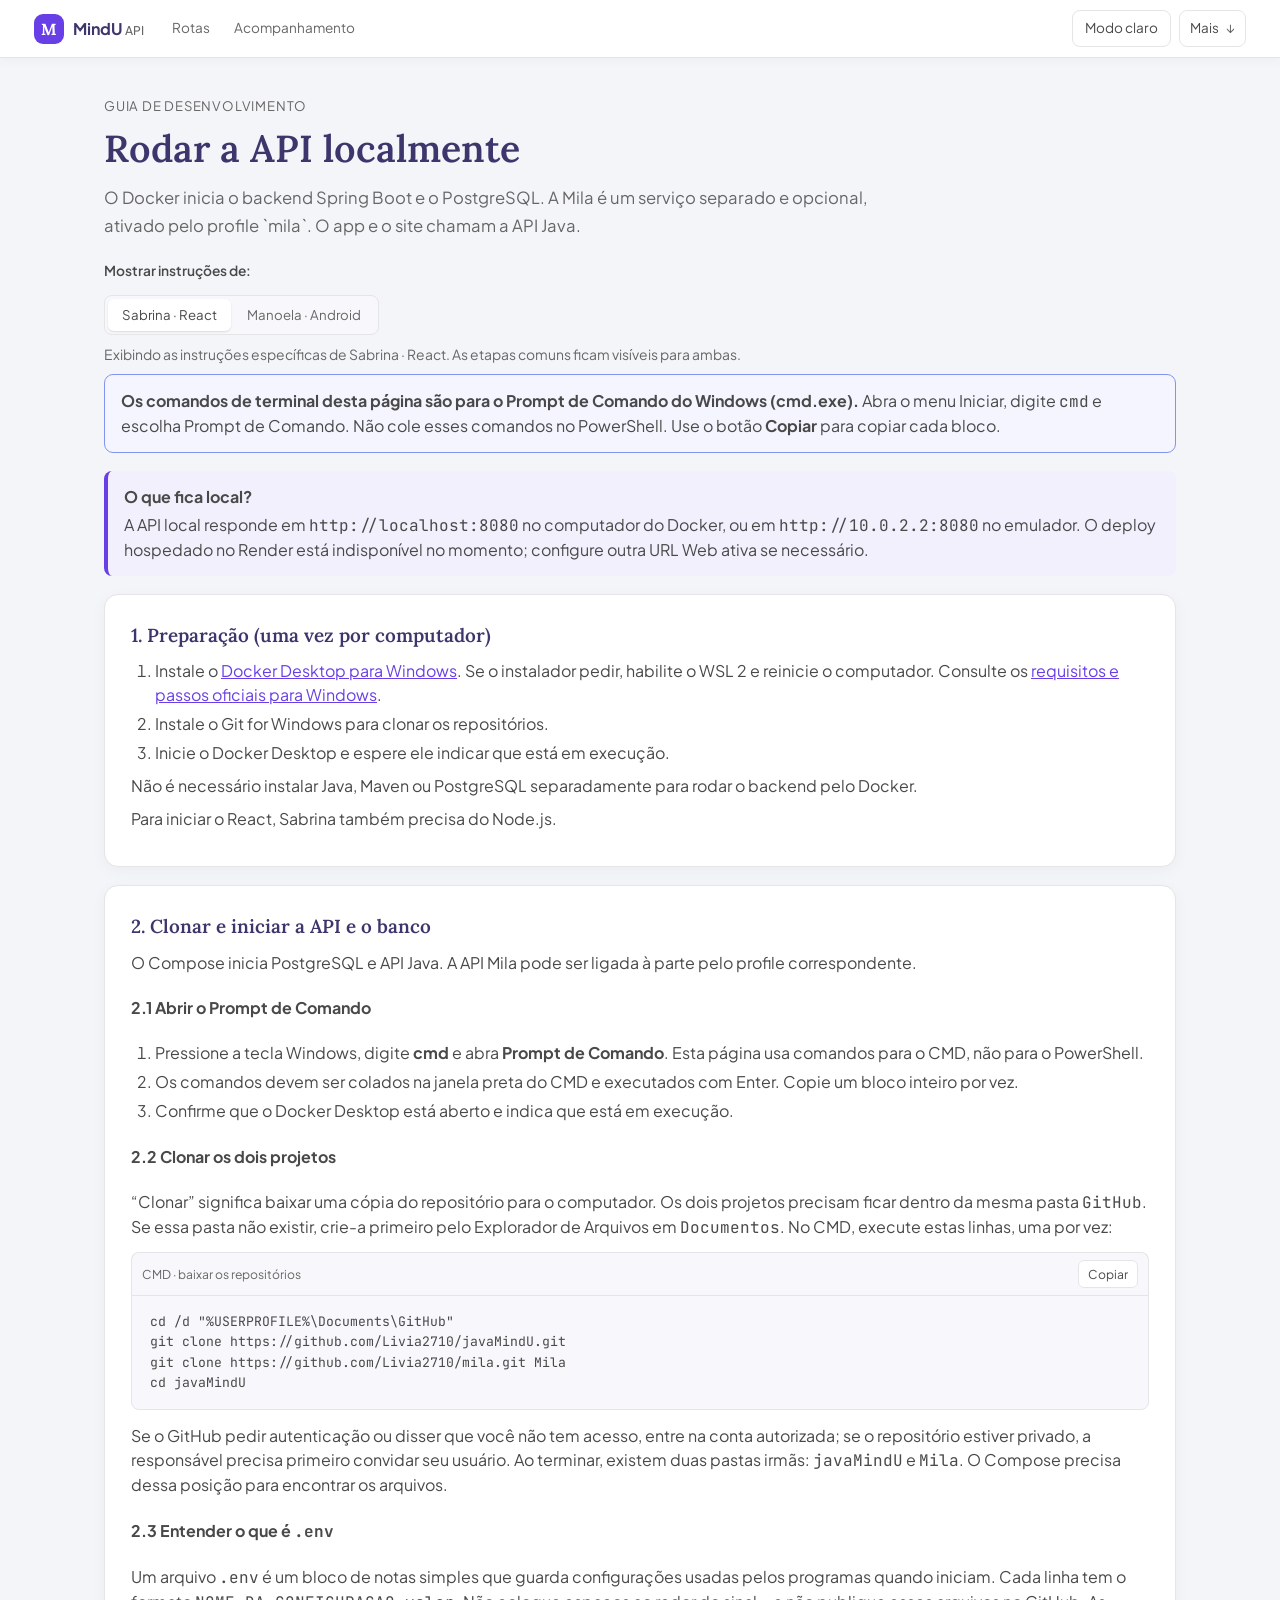
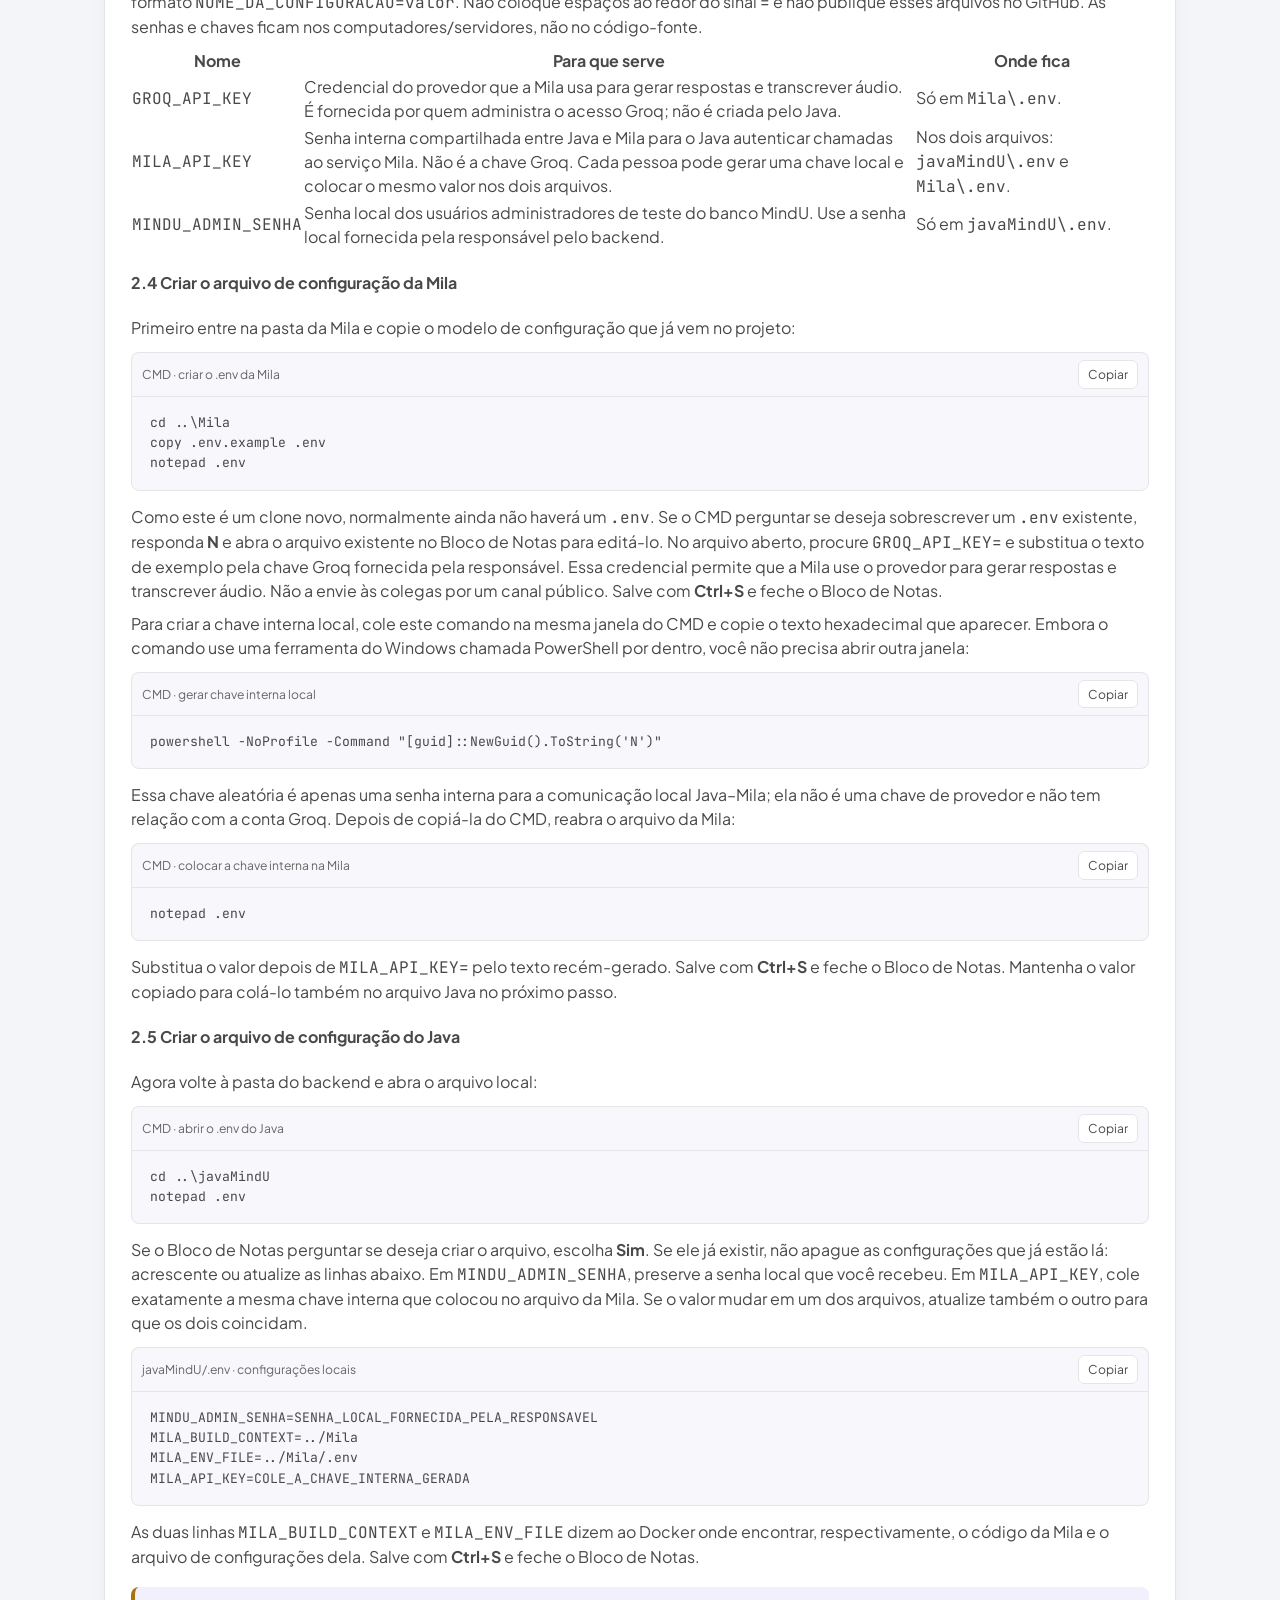
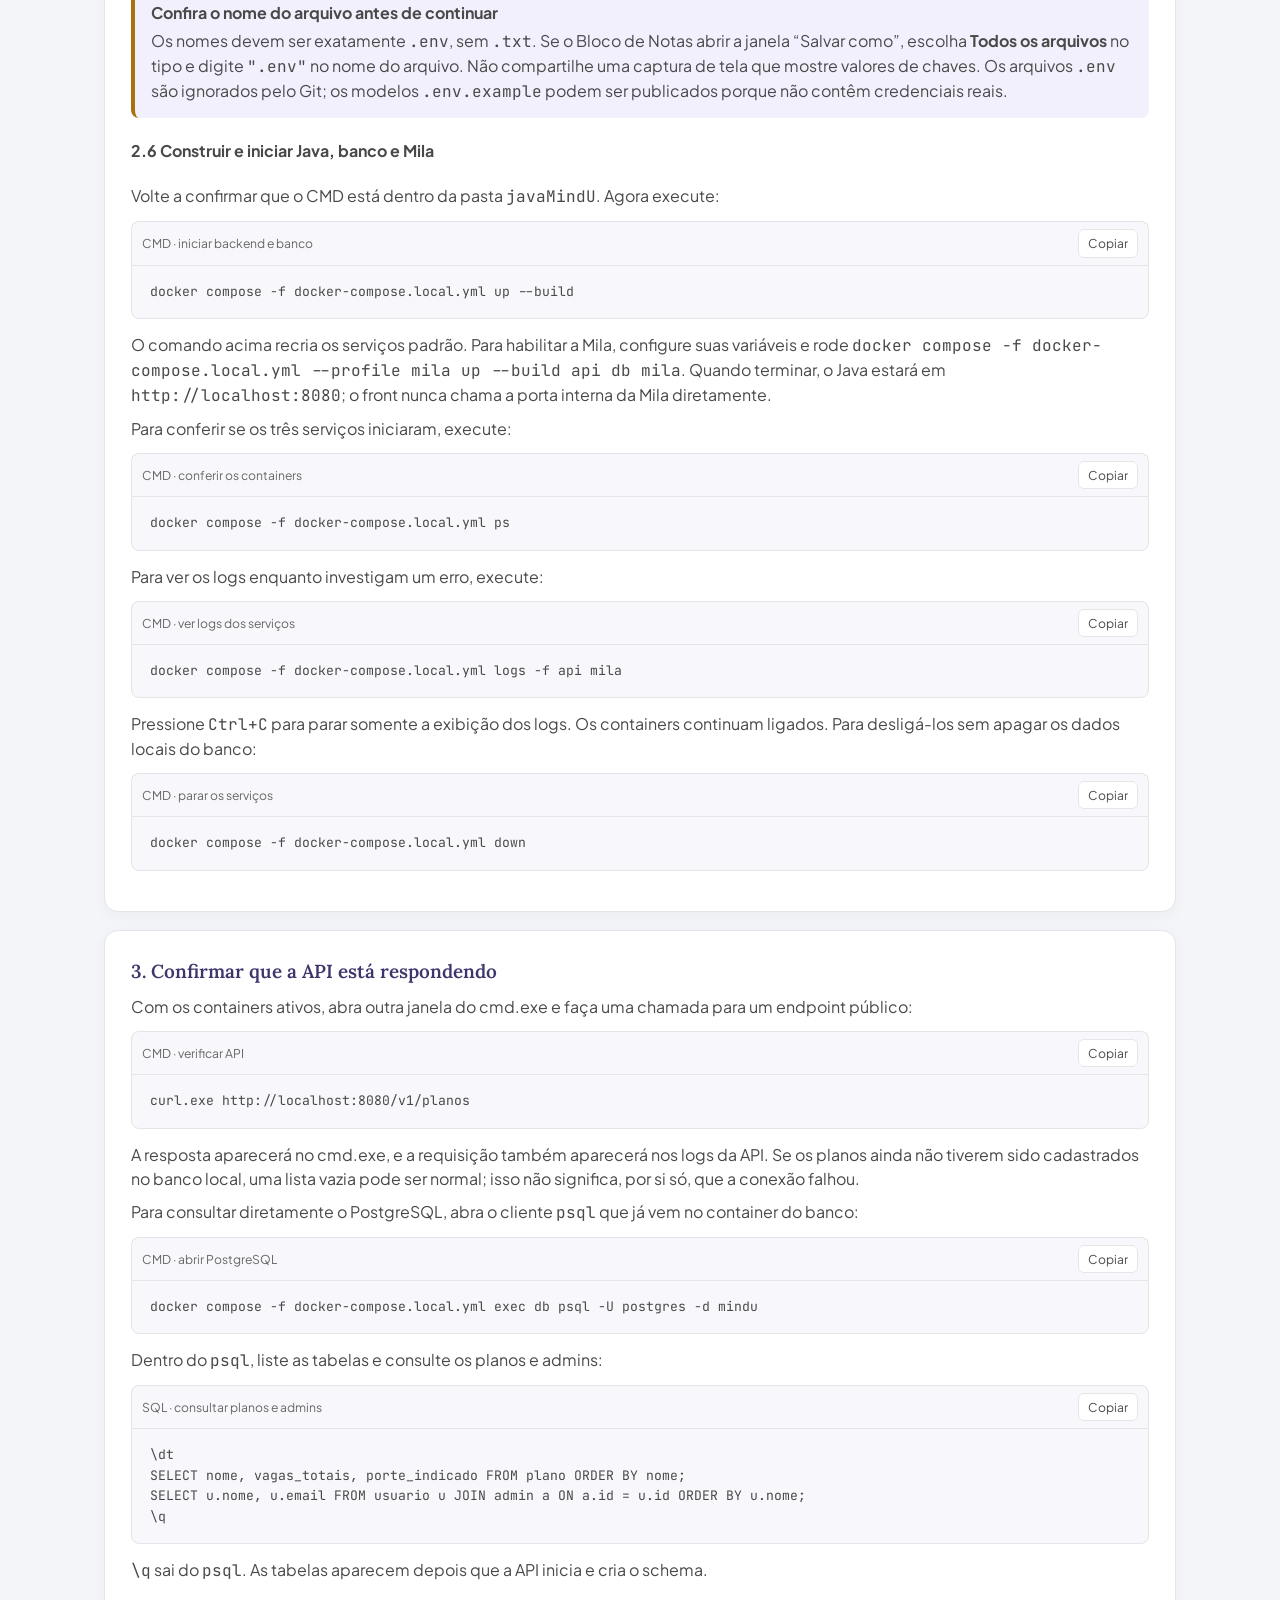
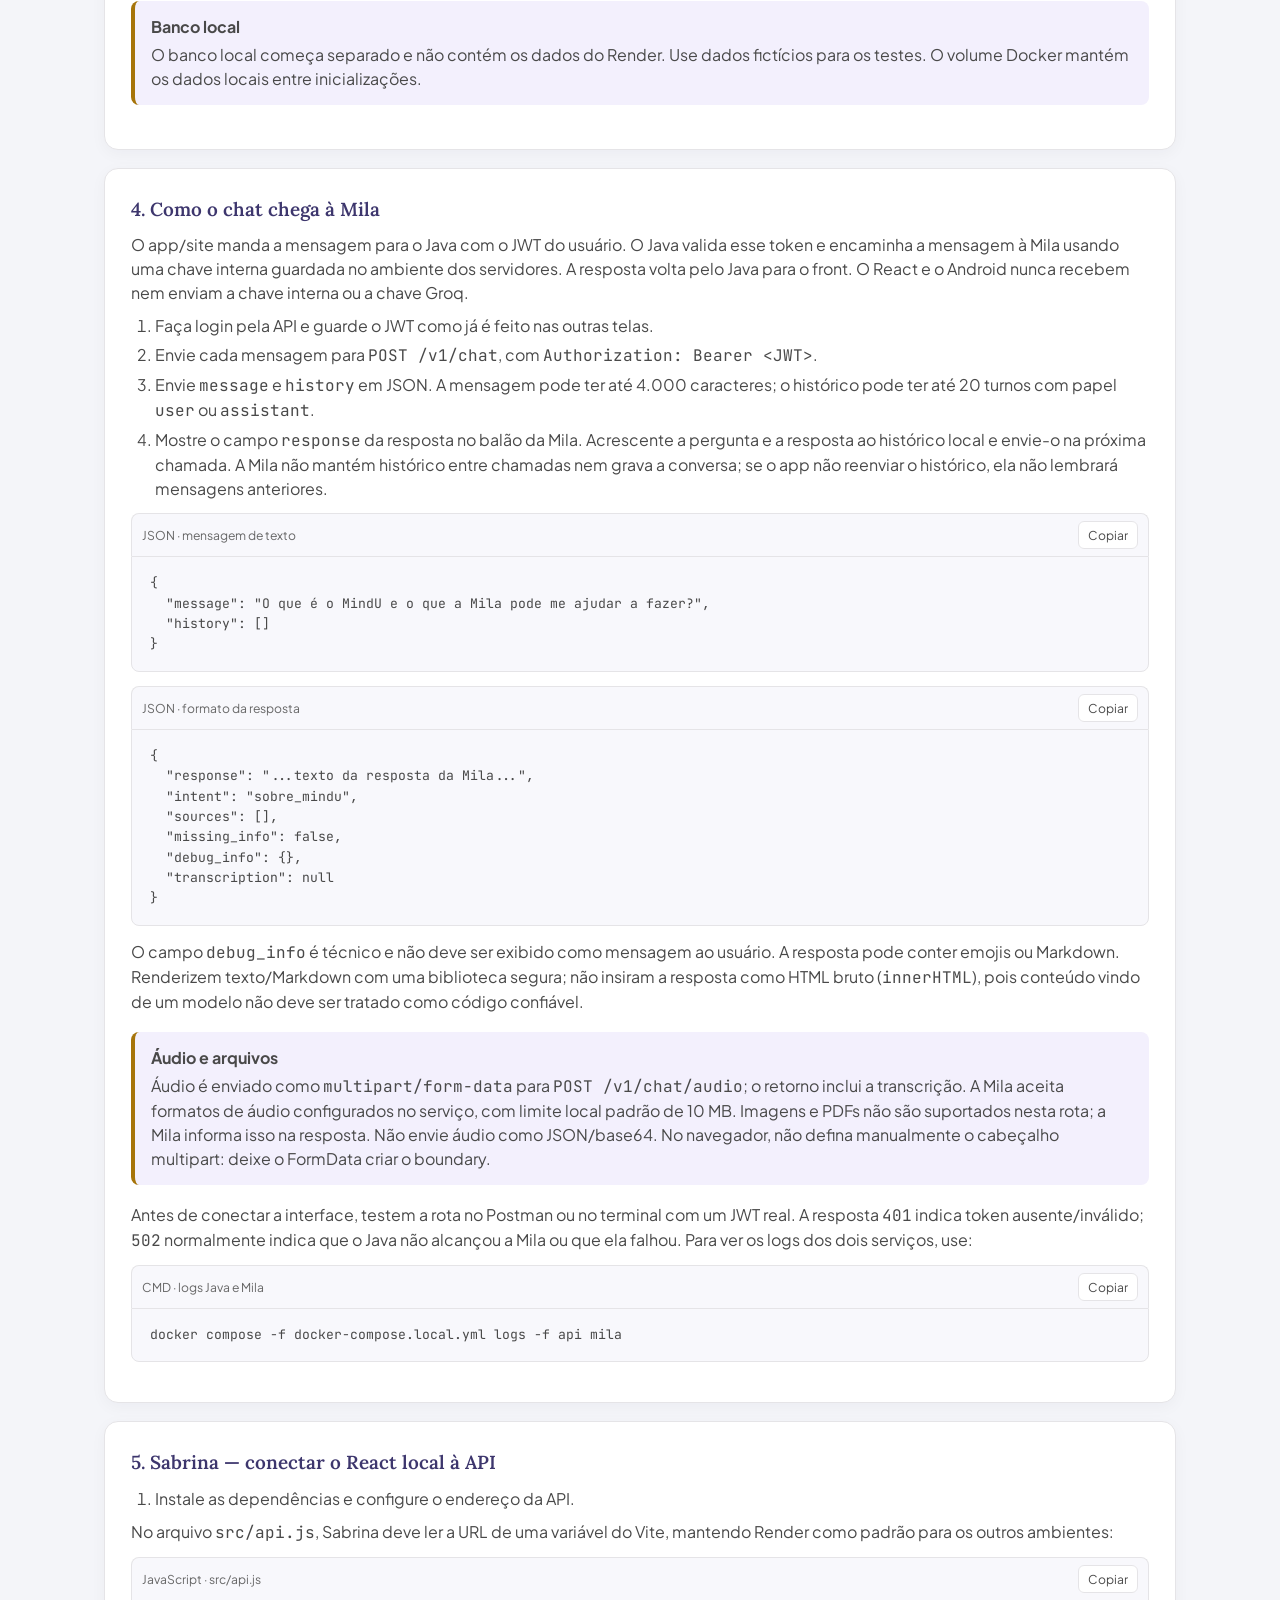
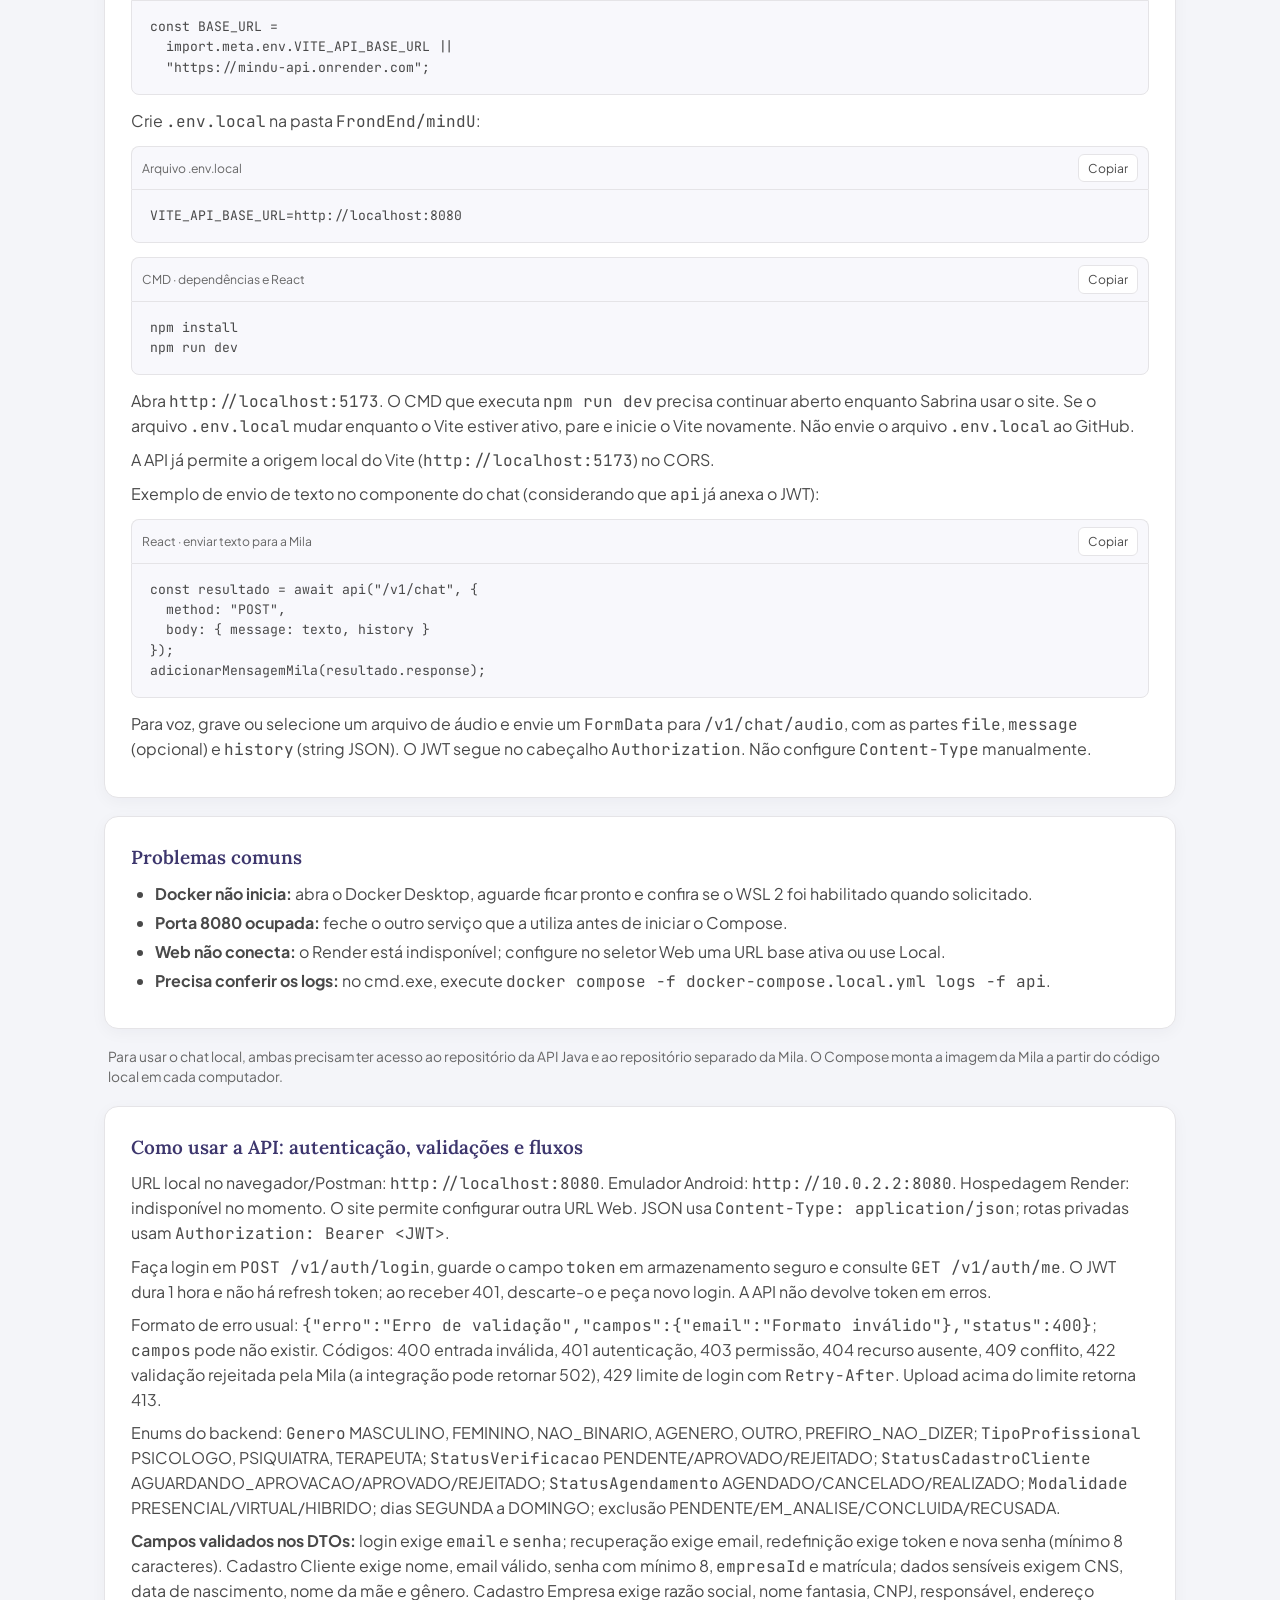
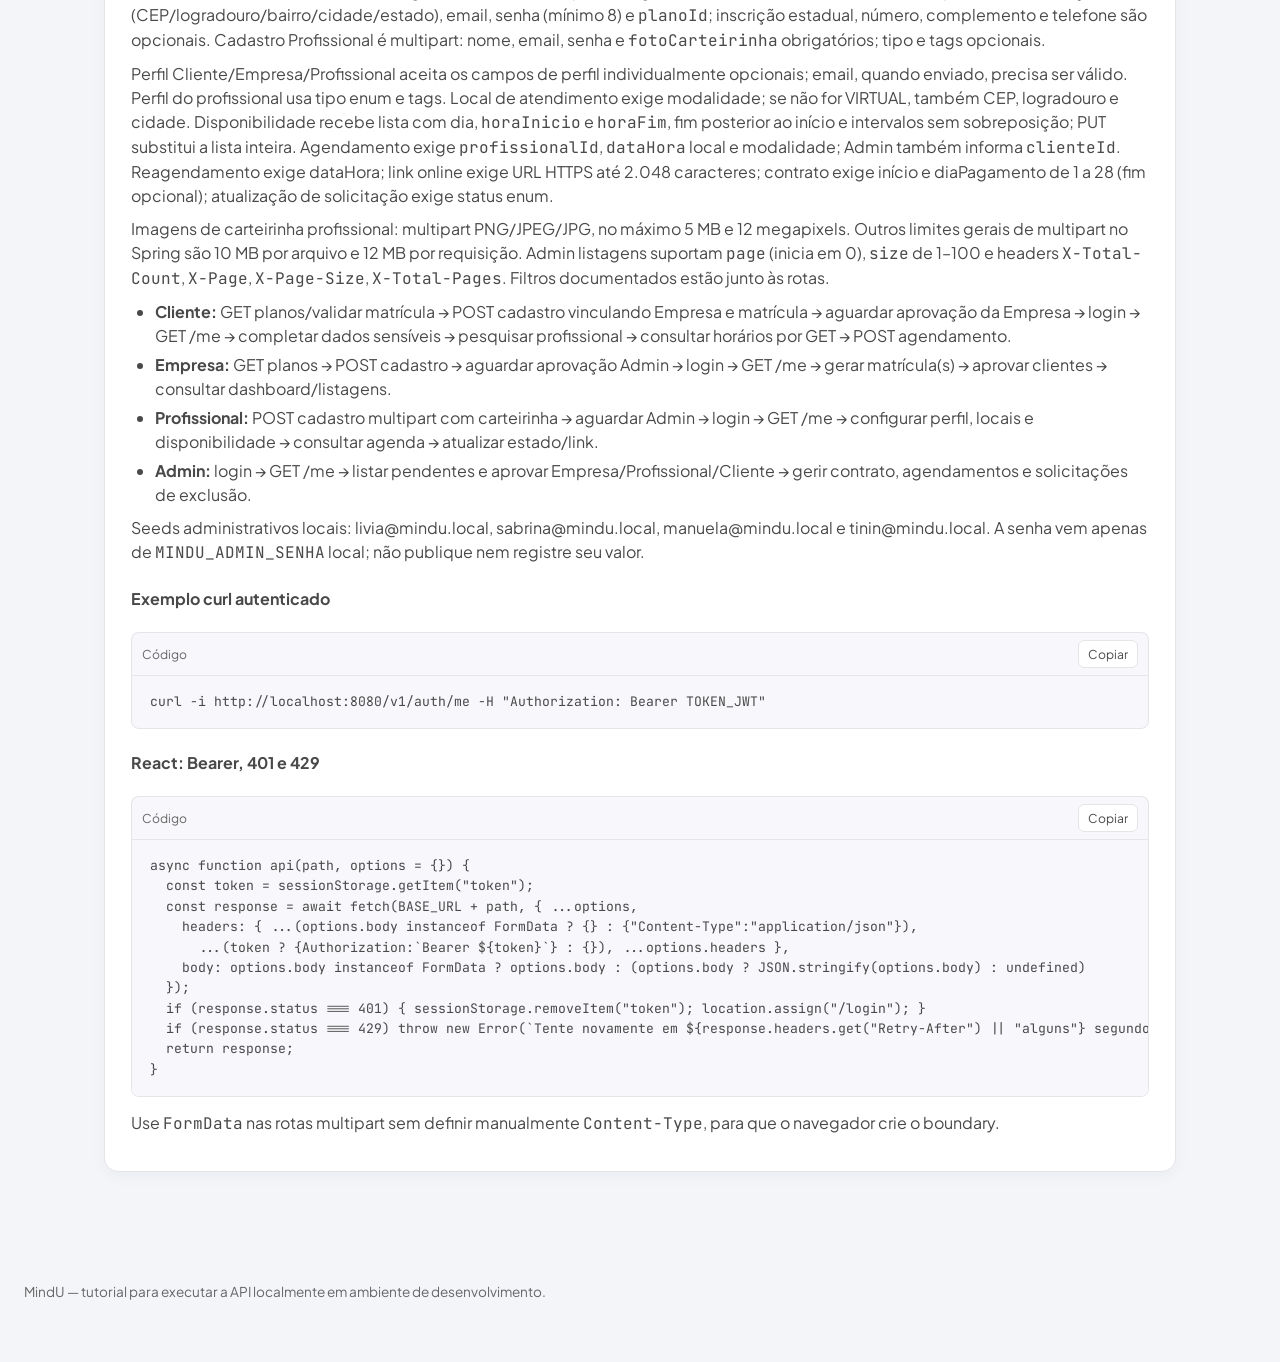
<file: tutorial.html>
<!DOCTYPE html>
<html lang="pt-BR">
<head>
<meta charset="UTF-8">
<meta name="viewport" content="width=device-width, initial-scale=1">
<title>Tutorial — API local · MindU</title>
<link rel="preconnect" href="https://fonts.googleapis.com">
<link rel="preconnect" href="https://fonts.gstatic.com" crossorigin>
<link href="https://fonts.googleapis.com/css2?family=Lora:wght@500;600&family=Plus+Jakarta+Sans:wght@400;500;600&family=JetBrains+Mono:wght@400;500&display=swap" rel="stylesheet">
<link rel="stylesheet" href="style.css">
<script src="script.js" defer></script>
<style>
.cmd-notice { margin: 0 0 18px; padding: 14px 16px; border: 1px solid var(--focus); border-radius: 9px; background: color-mix(in srgb, var(--focus) 9%, var(--panel)); }
.code-toolbar { display: flex; align-items: center; justify-content: space-between; gap: 12px; margin: 12px 0 -8px; padding: 7px 10px; border: 1px solid var(--line); border-bottom: 0; border-radius: 8px 8px 0 0; background: var(--bg); color: var(--muted); font-size: .76rem; }
.code-toolbar + pre { margin-top: 8px; border-radius: 0 0 8px 8px; }
.copy-code { border: 1px solid var(--line); border-radius: 6px; padding: 4px 9px; background: var(--panel); color: var(--ink); font: inherit; cursor: pointer; }
.copy-code:hover { border-color: var(--focus); color: var(--link); }
.profile-filter { margin: 20px 0 8px; }
.profile-filter-label { margin: 0 0 6px; font-size: .86rem; font-weight: 600; }
[data-profile-panel][hidden] { display: none !important; }
</style>
</head>
<body>
  <header class="topbar">
    <a class="brand" href="index.html"><span class="brand-mark">M</span><span>MindU <small>API</small></span></a>
    <nav class="topbar-nav" aria-label="Navegação principal"><a href="index.html">Rotas</a><a href="docs/api-inventario.html">Acompanhamento</a></nav>
    <div class="spacer"></div>
    <div class="topbar-actions"><button class="theme-toggle" id="theme-toggle" type="button" aria-label="Alternar tema"></button><details class="topbar-more"><summary>Mais</summary><div class="topbar-menu-panel"><a href="docs/api-inventario.html">Acompanhamento</a><a href="integracao-mila.html">Guia da Mila</a><a href="docs/api-referencia-rotas.html">Auditoria técnica</a><a href="docs/mindu-postman-collection.json" download>↓ Coleção Postman</a></div></details></div>
  </header>

  <main class="tutorial-shell">
    <p class="tutorial-eyebrow">Guia de desenvolvimento</p>
    <h2 class="tutorial-title">Rodar a API localmente</h2>
    <p class="tutorial-lead">O Docker inicia o backend Spring Boot e o PostgreSQL. A Mila é um serviço separado e opcional, ativado pelo profile `mila`. O app e o site chamam a API Java.</p>

    <div class="profile-filter">
      <p class="profile-filter-label">Mostrar instruções de:</p>
      <div class="tabs" role="group" aria-label="Filtrar instruções por pessoa">
        <button type="button" data-profile-button="sabrina" aria-pressed="true" class="active">Sabrina · React</button>
        <button type="button" data-profile-button="manoela" aria-pressed="false">Manoela · Android</button>
      </div>
      <p id="profile-caption" class="setup-note">Exibindo as instruções específicas da Sabrina. As etapas comuns ficam visíveis para ambas.</p>
    </div>

    <div class="cmd-notice"><strong>Os comandos de terminal desta página são para o Prompt de Comando do Windows (cmd.exe).</strong> Abra o menu Iniciar, digite <code>cmd</code> e escolha Prompt de Comando. Não cole esses comandos no PowerShell. Use o botão <strong>Copiar</strong> para copiar cada bloco.</div>

    <div class="tutorial-callout">
      <strong>O que fica local?</strong>
      <p>A API local responde em <code>http://localhost:8080</code> no computador do Docker, ou em <code>http://10.0.2.2:8080</code> no emulador. O deploy hospedado no Render está indisponível no momento; configure outra URL Web ativa se necessário.</p>
    </div>

    <section class="tutorial-section">
      <h3>1. Preparação (uma vez por computador)</h3>
      <ol>
        <li>Instale o <a href="https://www.docker.com/products/docker-desktop/" target="_blank" rel="noopener">Docker Desktop para Windows</a>. Se o instalador pedir, habilite o WSL 2 e reinicie o computador. Consulte os <a href="https://docs.docker.com/desktop/setup/install/windows-install/" target="_blank" rel="noopener">requisitos e passos oficiais para Windows</a>.</li>
        <li>Instale o Git for Windows para clonar os repositórios.</li>
        <li>Inicie o Docker Desktop e espere ele indicar que está em execução.</li>
      </ol>
      <p>Não é necessário instalar Java, Maven ou PostgreSQL separadamente para rodar o backend pelo Docker.</p>
      <p data-profile-panel="sabrina">Para iniciar o React, Sabrina também precisa do Node.js.</p>
      <p data-profile-panel="manoela" hidden>Para o app, Manoela usa o JDK e as ferramentas instaladas pelo Android Studio.</p>
    </section>

    <section class="tutorial-section">
      <h3>2. Clonar e iniciar a API e o banco</h3>
      <p>O Compose inicia PostgreSQL e API Java. A API Mila pode ser ligada à parte pelo profile correspondente.</p>

      <h4>2.1 Abrir o Prompt de Comando</h4>
      <ol>
        <li>Pressione a tecla Windows, digite <strong>cmd</strong> e abra <strong>Prompt de Comando</strong>. Esta página usa comandos para o CMD, não para o PowerShell.</li>
        <li>Os comandos devem ser colados na janela preta do CMD e executados com Enter. Copie um bloco inteiro por vez.</li>
        <li>Confirme que o Docker Desktop está aberto e indica que está em execução.</li>
      </ol>

      <h4>2.2 Clonar os dois projetos</h4>
      <p>“Clonar” significa baixar uma cópia do repositório para o computador. Os dois projetos precisam ficar dentro da mesma pasta <code>GitHub</code>. Se essa pasta não existir, crie-a primeiro pelo Explorador de Arquivos em <code>Documentos</code>. No CMD, execute estas linhas, uma por vez:</p>
      <pre data-label="CMD · baixar os repositórios"><code>cd /d "%USERPROFILE%\Documents\GitHub"
git clone https://github.com/Livia2710/javaMindU.git
git clone https://github.com/Livia2710/mila.git Mila
cd javaMindU</code></pre>
      <p>Se o GitHub pedir autenticação ou disser que você não tem acesso, entre na conta autorizada; se o repositório estiver privado, a responsável precisa primeiro convidar seu usuário. Ao terminar, existem duas pastas irmãs: <code>javaMindU</code> e <code>Mila</code>. O Compose precisa dessa posição para encontrar os arquivos.</p>

      <h4>2.3 Entender o que é <code>.env</code></h4>
      <p>Um arquivo <code>.env</code> é um bloco de notas simples que guarda configurações usadas pelos programas quando iniciam. Cada linha tem o formato <code>NOME_DA_CONFIGURACAO=valor</code>. Não coloque espaços ao redor do sinal <code>=</code> e não publique esses arquivos no GitHub. As senhas e chaves ficam nos computadores/servidores, não no código-fonte.</p>
      <table>
        <thead><tr><th>Nome</th><th>Para que serve</th><th>Onde fica</th></tr></thead>
        <tbody>
          <tr><td><code>GROQ_API_KEY</code></td><td>Credencial do provedor que a Mila usa para gerar respostas e transcrever áudio. É fornecida por quem administra o acesso Groq; não é criada pelo Java.</td><td>Só em <code>Mila\.env</code>.</td></tr>
          <tr><td><code>MILA_API_KEY</code></td><td>Senha interna compartilhada entre Java e Mila para o Java autenticar chamadas ao serviço Mila. Não é a chave Groq. Cada pessoa pode gerar uma chave local e colocar o mesmo valor nos dois arquivos.</td><td>Nos dois arquivos: <code>javaMindU\.env</code> e <code>Mila\.env</code>.</td></tr>
          <tr><td><code>MINDU_ADMIN_SENHA</code></td><td>Senha local dos usuários administradores de teste do banco MindU. Use a senha local fornecida pela responsável pelo backend.</td><td>Só em <code>javaMindU\.env</code>.</td></tr>
        </tbody>
      </table>

      <h4>2.4 Criar o arquivo de configuração da Mila</h4>
      <p>Primeiro entre na pasta da Mila e copie o modelo de configuração que já vem no projeto:</p>
      <pre data-label="CMD · criar o .env da Mila"><code>cd ..\Mila
copy .env.example .env
notepad .env</code></pre>
      <p>Como este é um clone novo, normalmente ainda não haverá um <code>.env</code>. Se o CMD perguntar se deseja sobrescrever um <code>.env</code> existente, responda <strong>N</strong> e abra o arquivo existente no Bloco de Notas para editá-lo. No arquivo aberto, procure <code>GROQ_API_KEY=</code> e substitua o texto de exemplo pela chave Groq fornecida pela responsável. Essa credencial permite que a Mila use o provedor para gerar respostas e transcrever áudio. Não a envie às colegas por um canal público. Salve com <strong>Ctrl+S</strong> e feche o Bloco de Notas.</p>
      <p>Para criar a chave interna local, cole este comando na mesma janela do CMD e copie o texto hexadecimal que aparecer. Embora o comando use uma ferramenta do Windows chamada PowerShell por dentro, você não precisa abrir outra janela:</p>
      <pre data-label="CMD · gerar chave interna local"><code>powershell -NoProfile -Command "[guid]::NewGuid().ToString('N')"</code></pre>
      <p>Essa chave aleatória é apenas uma senha interna para a comunicação local Java–Mila; ela não é uma chave de provedor e não tem relação com a conta Groq. Depois de copiá-la do CMD, reabra o arquivo da Mila:</p>
      <pre data-label="CMD · colocar a chave interna na Mila"><code>notepad .env</code></pre>
      <p>Substitua o valor depois de <code>MILA_API_KEY=</code> pelo texto recém-gerado. Salve com <strong>Ctrl+S</strong> e feche o Bloco de Notas. Mantenha o valor copiado para colá-lo também no arquivo Java no próximo passo.</p>

      <h4>2.5 Criar o arquivo de configuração do Java</h4>
      <p>Agora volte à pasta do backend e abra o arquivo local:</p>
      <pre data-label="CMD · abrir o .env do Java"><code>cd ..\javaMindU
notepad .env</code></pre>
      <p>Se o Bloco de Notas perguntar se deseja criar o arquivo, escolha <strong>Sim</strong>. Se ele já existir, não apague as configurações que já estão lá: acrescente ou atualize as linhas abaixo. Em <code>MINDU_ADMIN_SENHA</code>, preserve a senha local que você recebeu. Em <code>MILA_API_KEY</code>, cole exatamente a mesma chave interna que colocou no arquivo da Mila. Se o valor mudar em um dos arquivos, atualize também o outro para que os dois coincidam.</p>
      <pre data-label="javaMindU/.env · configurações locais"><code>MINDU_ADMIN_SENHA=SENHA_LOCAL_FORNECIDA_PELA_RESPONSAVEL
MILA_BUILD_CONTEXT=../Mila
MILA_ENV_FILE=../Mila/.env
MILA_API_KEY=COLE_A_CHAVE_INTERNA_GERADA</code></pre>
      <p>As duas linhas <code>MILA_BUILD_CONTEXT</code> e <code>MILA_ENV_FILE</code> dizem ao Docker onde encontrar, respectivamente, o código da Mila e o arquivo de configurações dela. Salve com <strong>Ctrl+S</strong> e feche o Bloco de Notas.</p>
      <div class="tutorial-callout tutorial-callout-warn">
        <strong>Confira o nome do arquivo antes de continuar</strong>
      <p>Os nomes devem ser exatamente <code>.env</code>, sem <code>.txt</code>. Se o Bloco de Notas abrir a janela “Salvar como”, escolha <strong>Todos os arquivos</strong> no tipo e digite <code>".env"</code> no nome do arquivo. Não compartilhe uma captura de tela que mostre valores de chaves. Os arquivos <code>.env</code> são ignorados pelo Git; os modelos <code>.env.example</code> podem ser publicados porque não contêm credenciais reais.</p>
      </div>

      <h4>2.6 Construir e iniciar Java, banco e Mila</h4>
      <p>Volte a confirmar que o CMD está dentro da pasta <code>javaMindU</code>. Agora execute:</p>
      <pre data-label="CMD · iniciar backend e banco"><code>docker compose -f docker-compose.local.yml up --build</code></pre>
      <p>O comando acima recria os serviços padrão. Para habilitar a Mila, configure suas variáveis e rode <code>docker compose -f docker-compose.local.yml --profile mila up --build api db mila</code>. Quando terminar, o Java estará em <code>http://localhost:8080</code>; o front nunca chama a porta interna da Mila diretamente.</p>
      <p>Para conferir se os três serviços iniciaram, execute:</p>
      <pre data-label="CMD · conferir os containers"><code>docker compose -f docker-compose.local.yml ps</code></pre>
      <p>Para ver os logs enquanto investigam um erro, execute:</p>
      <pre data-label="CMD · ver logs dos serviços"><code>docker compose -f docker-compose.local.yml logs -f api mila</code></pre>
      <p>Pressione <code>Ctrl+C</code> para parar somente a exibição dos logs. Os containers continuam ligados. Para desligá-los sem apagar os dados locais do banco:</p>
      <pre data-label="CMD · parar os serviços"><code>docker compose -f docker-compose.local.yml down</code></pre>
    </section>

    <section class="tutorial-section">
      <h3>3. Confirmar que a API está respondendo</h3>
      <p>Com os containers ativos, abra outra janela do cmd.exe e faça uma chamada para um endpoint público:</p>
      <pre data-label="CMD · verificar API"><code>curl.exe http://localhost:8080/v1/planos</code></pre>
      <p>A resposta aparecerá no cmd.exe, e a requisição também aparecerá nos logs da API. Se os planos ainda não tiverem sido cadastrados no banco local, uma lista vazia pode ser normal; isso não significa, por si só, que a conexão falhou.</p>
      <p>Para consultar diretamente o PostgreSQL, abra o cliente <code>psql</code> que já vem no container do banco:</p>
      <pre data-label="CMD · abrir PostgreSQL"><code>docker compose -f docker-compose.local.yml exec db psql -U postgres -d mindu</code></pre>
      <p>Dentro do <code>psql</code>, liste as tabelas e consulte os planos e admins:</p>
      <pre data-label="SQL · consultar planos e admins"><code>\dt
SELECT nome, vagas_totais, porte_indicado FROM plano ORDER BY nome;
SELECT u.nome, u.email FROM usuario u JOIN admin a ON a.id = u.id ORDER BY u.nome;
\q</code></pre>
      <p><code>\q</code> sai do <code>psql</code>. As tabelas aparecem depois que a API inicia e cria o schema.</p>
      <div class="tutorial-callout tutorial-callout-warn">
        <strong>Banco local</strong>
        <p>O banco local começa separado e não contém os dados do Render. Use dados fictícios para os testes. O volume Docker mantém os dados locais entre inicializações.</p>
      </div>
    </section>

    <section class="tutorial-section">
      <h3>4. Como o chat chega à Mila</h3>
      <p>O app/site manda a mensagem para o Java com o JWT do usuário. O Java valida esse token e encaminha a mensagem à Mila usando uma chave interna guardada no ambiente dos servidores. A resposta volta pelo Java para o front. O React e o Android nunca recebem nem enviam a chave interna ou a chave Groq.</p>
      <ol>
        <li>Faça login pela API e guarde o JWT como já é feito nas outras telas.</li>
        <li>Envie cada mensagem para <code>POST /v1/chat</code>, com <code>Authorization: Bearer &lt;JWT&gt;</code>.</li>
        <li>Envie <code>message</code> e <code>history</code> em JSON. A mensagem pode ter até 4.000 caracteres; o histórico pode ter até 20 turnos com papel <code>user</code> ou <code>assistant</code>.</li>
        <li>Mostre o campo <code>response</code> da resposta no balão da Mila. Acrescente a pergunta e a resposta ao histórico local e envie-o na próxima chamada. A Mila não mantém histórico entre chamadas nem grava a conversa; se o app não reenviar o histórico, ela não lembrará mensagens anteriores.</li>
      </ol>
      <pre data-label="JSON · mensagem de texto"><code>{
  "message": "O que é o MindU e o que a Mila pode me ajudar a fazer?",
  "history": []
}</code></pre>
      <pre data-label="JSON · formato da resposta"><code>{
  "response": "...texto da resposta da Mila...",
  "intent": "sobre_mindu",
  "sources": [],
  "missing_info": false,
  "debug_info": {},
  "transcription": null
}</code></pre>
      <p>O campo <code>debug_info</code> é técnico e não deve ser exibido como mensagem ao usuário. A resposta pode conter emojis ou Markdown. Renderizem texto/Markdown com uma biblioteca segura; não insiram a resposta como HTML bruto (<code>innerHTML</code>), pois conteúdo vindo de um modelo não deve ser tratado como código confiável.</p>
      <div class="tutorial-callout tutorial-callout-warn">
        <strong>Áudio e arquivos</strong>
        <p>Áudio é enviado como <code>multipart/form-data</code> para <code>POST /v1/chat/audio</code>; o retorno inclui a transcrição. A Mila aceita formatos de áudio configurados no serviço, com limite local padrão de 10 MB. Imagens e PDFs não são suportados nesta rota; a Mila informa isso na resposta. Não envie áudio como JSON/base64. No navegador, não defina manualmente o cabeçalho multipart: deixe o FormData criar o boundary.</p>
      </div>
      <p>Antes de conectar a interface, testem a rota no Postman ou no terminal com um JWT real. A resposta <code>401</code> indica token ausente/inválido; <code>502</code> normalmente indica que o Java não alcançou a Mila ou que ela falhou. Para ver os logs dos dois serviços, use:</p>
      <pre data-label="CMD · logs Java e Mila"><code>docker compose -f docker-compose.local.yml logs -f api mila</code></pre>
    </section>

    <section class="tutorial-section" data-profile-panel="sabrina">
      <h3>5. Sabrina — conectar o React local à API</h3>
      <ol start="1">
        <li>Instale as dependências e configure o endereço da API.</li>
      </ol>
      <p>No arquivo <code>src/api.js</code>, Sabrina deve ler a URL de uma variável do Vite, mantendo Render como padrão para os outros ambientes:</p>
      <pre data-label="JavaScript · src/api.js"><code>const BASE_URL =
  import.meta.env.VITE_API_BASE_URL ||
  "https://mindu-api.onrender.com";</code></pre>
      <p>Crie <code>.env.local</code> na pasta <code>FrondEnd/mindU</code>:</p>
      <pre data-label="Arquivo .env.local"><code>VITE_API_BASE_URL=http://localhost:8080</code></pre>
      <pre data-label="CMD · dependências e React"><code>npm install
npm run dev</code></pre>
      <p>Abra <code>http://localhost:5173</code>. O CMD que executa <code>npm run dev</code> precisa continuar aberto enquanto Sabrina usar o site. Se o arquivo <code>.env.local</code> mudar enquanto o Vite estiver ativo, pare e inicie o Vite novamente. Não envie o arquivo <code>.env.local</code> ao GitHub.</p>
      <p>A API já permite a origem local do Vite (<code>http://localhost:5173</code>) no CORS.</p>
      <p>Exemplo de envio de texto no componente do chat (considerando que <code>api</code> já anexa o JWT):</p>
      <pre data-label="React · enviar texto para a Mila"><code>const resultado = await api("/v1/chat", {
  method: "POST",
  body: { message: texto, history }
});
adicionarMensagemMila(resultado.response);</code></pre>
      <p>Para voz, grave ou selecione um arquivo de áudio e envie um <code>FormData</code> para <code>/v1/chat/audio</code>, com as partes <code>file</code>, <code>message</code> (opcional) e <code>history</code> (string JSON). O JWT segue no cabeçalho <code>Authorization</code>. Não configure <code>Content-Type</code> manualmente.</p>
    </section>

    <section class="tutorial-section" data-profile-panel="manoela" hidden>
      <h3>6. Manoela — conectar o Android Studio à API</h3>
      <p>Manoela inicia o backend com os mesmos comandos Docker da seção 2, no computador onde ela também executa o Android Studio. No app Android, localize a configuração do cliente HTTP — por exemplo, <code>BASE_URL</code>, <code>Retrofit.Builder</code> ou <code>BuildConfig</code> — e use:</p>
      <pre data-label="URL base · emulador Android"><code>http://10.0.2.2:8080/</code></pre>
      <p>No emulador Android, <code>10.0.2.2</code> é o endereço especial que alcança o loopback do computador anfitrião. <code>localhost</code> dentro do app apontaria para o próprio emulador. Veja a <a href="https://developer.android.com/studio/run/emulator-networking-address" target="_blank" rel="noopener">documentação de rede do emulador</a>.</p>
      <p>O app Android nativo não usa CORS como o React no navegador. Se o Android bloquear a chamada HTTP local, habilite tráfego HTTP somente na configuração de desenvolvimento/debug do app; não relaxe essa configuração na versão de produção. Consulte a documentação Android sobre <a href="https://developer.android.com/privacy-and-security/security-config" target="_blank" rel="noopener">Network Security Configuration</a>.</p>
      <div class="tutorial-callout">
        <strong>Sem abrir o emulador</strong>
        <p>Manoela pode iniciar a API em segundo plano e fechar o CMD, como na seção 2. Docker Desktop e computador precisam continuar ligados. Ela pode confirmar uma chamada pelo cmd.exe, como na seção 3; isso verifica a API e o banco, mas não testa a conexão feita pelo app Android. Para validar o app de ponta a ponta, será necessário executá-lo em um emulador ou dispositivo Android.</p>
      </div>
      <p>Crie uma chamada Retrofit autenticada para <code>POST v1/chat</code>, com um DTO contendo <code>message</code> e a lista <code>history</code>. O interceptor que já adiciona o JWT nas outras chamadas também deve protegê-la. Para áudio, use <code>@Multipart</code> e envie as partes <code>file</code>, <code>message</code> (opcional) e <code>history</code> como string JSON; não coloque a chave da Mila no app.</p>
    </section>

    <section class="tutorial-section">
      <h3>Problemas comuns</h3>
      <ul>
        <li><strong>Docker não inicia:</strong> abra o Docker Desktop, aguarde ficar pronto e confira se o WSL 2 foi habilitado quando solicitado.</li>
        <li><strong>Porta 8080 ocupada:</strong> feche o outro serviço que a utiliza antes de iniciar o Compose.</li>
        <li data-profile-panel="sabrina"><strong>Web não conecta:</strong> o Render está indisponível; configure no seletor Web uma URL base ativa ou use Local.</li>
        <li data-profile-panel="manoela" hidden><strong>Android não conecta usando localhost:</strong> no emulador, use <code>10.0.2.2</code> para alcançar a máquina anfitriã.</li>
        <li data-profile-panel="manoela" hidden><strong>Android informa que HTTP sem criptografia não é permitido:</strong> libere HTTP somente para debug/desenvolvimento.</li>
        <li><strong>Precisa conferir os logs:</strong> no cmd.exe, execute <code>docker compose -f docker-compose.local.yml logs -f api</code>.</li>
      </ul>
    </section>

    <p class="tutorial-footnote">Para usar o chat local, ambas precisam ter acesso ao repositório da API Java e ao repositório separado da Mila. O Compose monta a imagem da Mila a partir do código local em cada computador.</p>
    <section class="tutorial-section">
      <h3>Como usar a API: autenticação, validações e fluxos</h3>
      <p>URL local no navegador/Postman: <code>http://localhost:8080</code>. Emulador Android: <code>http://10.0.2.2:8080</code>. Hospedagem Render: indisponível no momento. O site permite configurar outra URL Web. JSON usa <code>Content-Type: application/json</code>; rotas privadas usam <code>Authorization: Bearer &lt;JWT&gt;</code>.</p>
      <p>Faça login em <code>POST /v1/auth/login</code>, guarde o campo <code>token</code> em armazenamento seguro e consulte <code>GET /v1/auth/me</code>. O JWT dura 1 hora e não há refresh token; ao receber 401, descarte-o e peça novo login. A API não devolve token em erros.</p>
      <p>Formato de erro usual: <code>{"erro":"Erro de validação","campos":{"email":"Formato inválido"},"status":400}</code>; <code>campos</code> pode não existir. Códigos: 400 entrada inválida, 401 autenticação, 403 permissão, 404 recurso ausente, 409 conflito, 422 validação rejeitada pela Mila (a integração pode retornar 502), 429 limite de login com <code>Retry-After</code>. Upload acima do limite retorna 413.</p>
      <p>Enums do backend: <code>Genero</code> MASCULINO, FEMININO, NAO_BINARIO, AGENERO, OUTRO, PREFIRO_NAO_DIZER; <code>TipoProfissional</code> PSICOLOGO, PSIQUIATRA, TERAPEUTA; <code>StatusVerificacao</code> PENDENTE/APROVADO/REJEITADO; <code>StatusCadastroCliente</code> AGUARDANDO_APROVACAO/APROVADO/REJEITADO; <code>StatusAgendamento</code> AGENDADO/CANCELADO/REALIZADO; <code>Modalidade</code> PRESENCIAL/VIRTUAL/HIBRIDO; dias SEGUNDA a DOMINGO; exclusão PENDENTE/EM_ANALISE/CONCLUIDA/RECUSADA.</p>
      <p><strong>Campos validados nos DTOs:</strong> login exige <code>email</code> e <code>senha</code>; recuperação exige email, redefinição exige token e nova senha (mínimo 8 caracteres). Cadastro Cliente exige nome, email válido, senha com mínimo 8, <code>empresaId</code> e matrícula; dados sensíveis exigem CNS, data de nascimento, nome da mãe e gênero. Cadastro Empresa exige razão social, nome fantasia, CNPJ, responsável, endereço (CEP/logradouro/bairro/cidade/estado), email, senha (mínimo 8) e <code>planoId</code>; inscrição estadual, número, complemento e telefone são opcionais. Cadastro Profissional é multipart: nome, email, senha e <code>fotoCarteirinha</code> obrigatórios; tipo e tags opcionais.</p>
      <p>Perfil Cliente/Empresa/Profissional aceita os campos de perfil individualmente opcionais; email, quando enviado, precisa ser válido. Perfil do profissional usa tipo enum e tags. Local de atendimento exige modalidade; se não for VIRTUAL, também CEP, logradouro e cidade. Disponibilidade recebe lista com dia, <code>horaInicio</code> e <code>horaFim</code>, fim posterior ao início e intervalos sem sobreposição; PUT substitui a lista inteira. Agendamento exige <code>profissionalId</code>, <code>dataHora</code> local e modalidade; Admin também informa <code>clienteId</code>. Reagendamento exige dataHora; link online exige URL HTTPS até 2.048 caracteres; contrato exige início e diaPagamento de 1 a 28 (fim opcional); atualização de solicitação exige status enum.</p>
      <p>Imagens de carteirinha profissional: multipart PNG/JPEG/JPG, no máximo 5 MB e 12 megapixels. Outros limites gerais de multipart no Spring são 10 MB por arquivo e 12 MB por requisição. Admin listagens suportam <code>page</code> (inicia em 0), <code>size</code> de 1–100 e headers <code>X-Total-Count</code>, <code>X-Page</code>, <code>X-Page-Size</code>, <code>X-Total-Pages</code>. Filtros documentados estão junto às rotas.</p>
      <ul><li><strong>Cliente:</strong> GET planos/validar matrícula → POST cadastro vinculando Empresa e matrícula → aguardar aprovação da Empresa → login → GET /me → completar dados sensíveis → pesquisar profissional → consultar horários por GET → POST agendamento.</li><li><strong>Empresa:</strong> GET planos → POST cadastro → aguardar aprovação Admin → login → GET /me → gerar matrícula(s) → aprovar clientes → consultar dashboard/listagens.</li><li><strong>Profissional:</strong> POST cadastro multipart com carteirinha → aguardar Admin → login → GET /me → configurar perfil, locais e disponibilidade → consultar agenda → atualizar estado/link.</li><li><strong>Admin:</strong> login → GET /me → listar pendentes e aprovar Empresa/Profissional/Cliente → gerir contrato, agendamentos e solicitações de exclusão.</li></ul>
      <p>Seeds administrativos locais: livia@mindu.local, sabrina@mindu.local, manuela@mindu.local e tinin@mindu.local. A senha vem apenas de <code>MINDU_ADMIN_SENHA</code> local; não publique nem registre seu valor.</p>
      <h4>Exemplo curl autenticado</h4><pre><code>curl -i http://localhost:8080/v1/auth/me -H "Authorization: Bearer TOKEN_JWT"</code></pre>
      <h4>React: Bearer, 401 e 429</h4><pre><code>async function api(path, options = {}) {
  const token = sessionStorage.getItem("token");
  const response = await fetch(BASE_URL + path, { ...options,
    headers: { ...(options.body instanceof FormData ? {} : {"Content-Type":"application/json"}),
      ...(token ? {Authorization:`Bearer ${token}`} : {}), ...options.headers },
    body: options.body instanceof FormData ? options.body : (options.body ? JSON.stringify(options.body) : undefined)
  });
  if (response.status === 401) { sessionStorage.removeItem("token"); location.assign("/login"); }
  if (response.status === 429) throw new Error(`Tente novamente em ${response.headers.get("Retry-After") || "alguns"} segundos`);
  return response;
}</code></pre>
      <p>Use <code>FormData</code> nas rotas multipart sem definir manualmente <code>Content-Type</code>, para que o navegador crie o boundary.</p>
    </section>
  </main>

  <footer>MindU — tutorial para executar a API localmente em ambiente de desenvolvimento.</footer>
  <script>
    const profileNames = { sabrina: "Sabrina · React", manoela: "Manoela · Android" };
    function showProfile(profile) {
      document.querySelectorAll("[data-profile-button]").forEach(button => {
        const selected = button.dataset.profileButton === profile;
        button.classList.toggle("active", selected);
        button.setAttribute("aria-pressed", String(selected));
      });
      document.querySelectorAll("[data-profile-panel]").forEach(panel => {
        panel.hidden = panel.dataset.profilePanel !== profile;
      });
      document.getElementById("profile-caption").textContent =
        `Exibindo as instruções específicas de ${profileNames[profile]}. As etapas comuns ficam visíveis para ambas.`;
    }
    document.querySelectorAll("[data-profile-button]").forEach(button => {
      button.addEventListener("click", () => showProfile(button.dataset.profileButton));
    });
    showProfile("sabrina");

    document.querySelectorAll(".tutorial-section pre").forEach(pre => {
      const bar = document.createElement("div");
      bar.className = "code-toolbar";
      const label = document.createElement("span");
      label.textContent = pre.dataset.label || "Código";
      const button = document.createElement("button");
      button.className = "copy-code";
      button.type = "button";
      button.textContent = "Copiar";
      button.addEventListener("click", async () => {
        const text = pre.innerText;
        try {
          await navigator.clipboard.writeText(text);
        } catch {
          const field = document.createElement("textarea");
          field.value = text;
          field.style.position = "fixed";
          field.style.opacity = "0";
          document.body.appendChild(field);
          field.select();
          document.execCommand("copy");
          field.remove();
        }
        button.textContent = "Copiado";
        window.setTimeout(() => { button.textContent = "Copiar"; }, 1400);
      });
      bar.append(label, button);
      pre.before(bar);
    });
  </script>
</body>
</html>
</file>
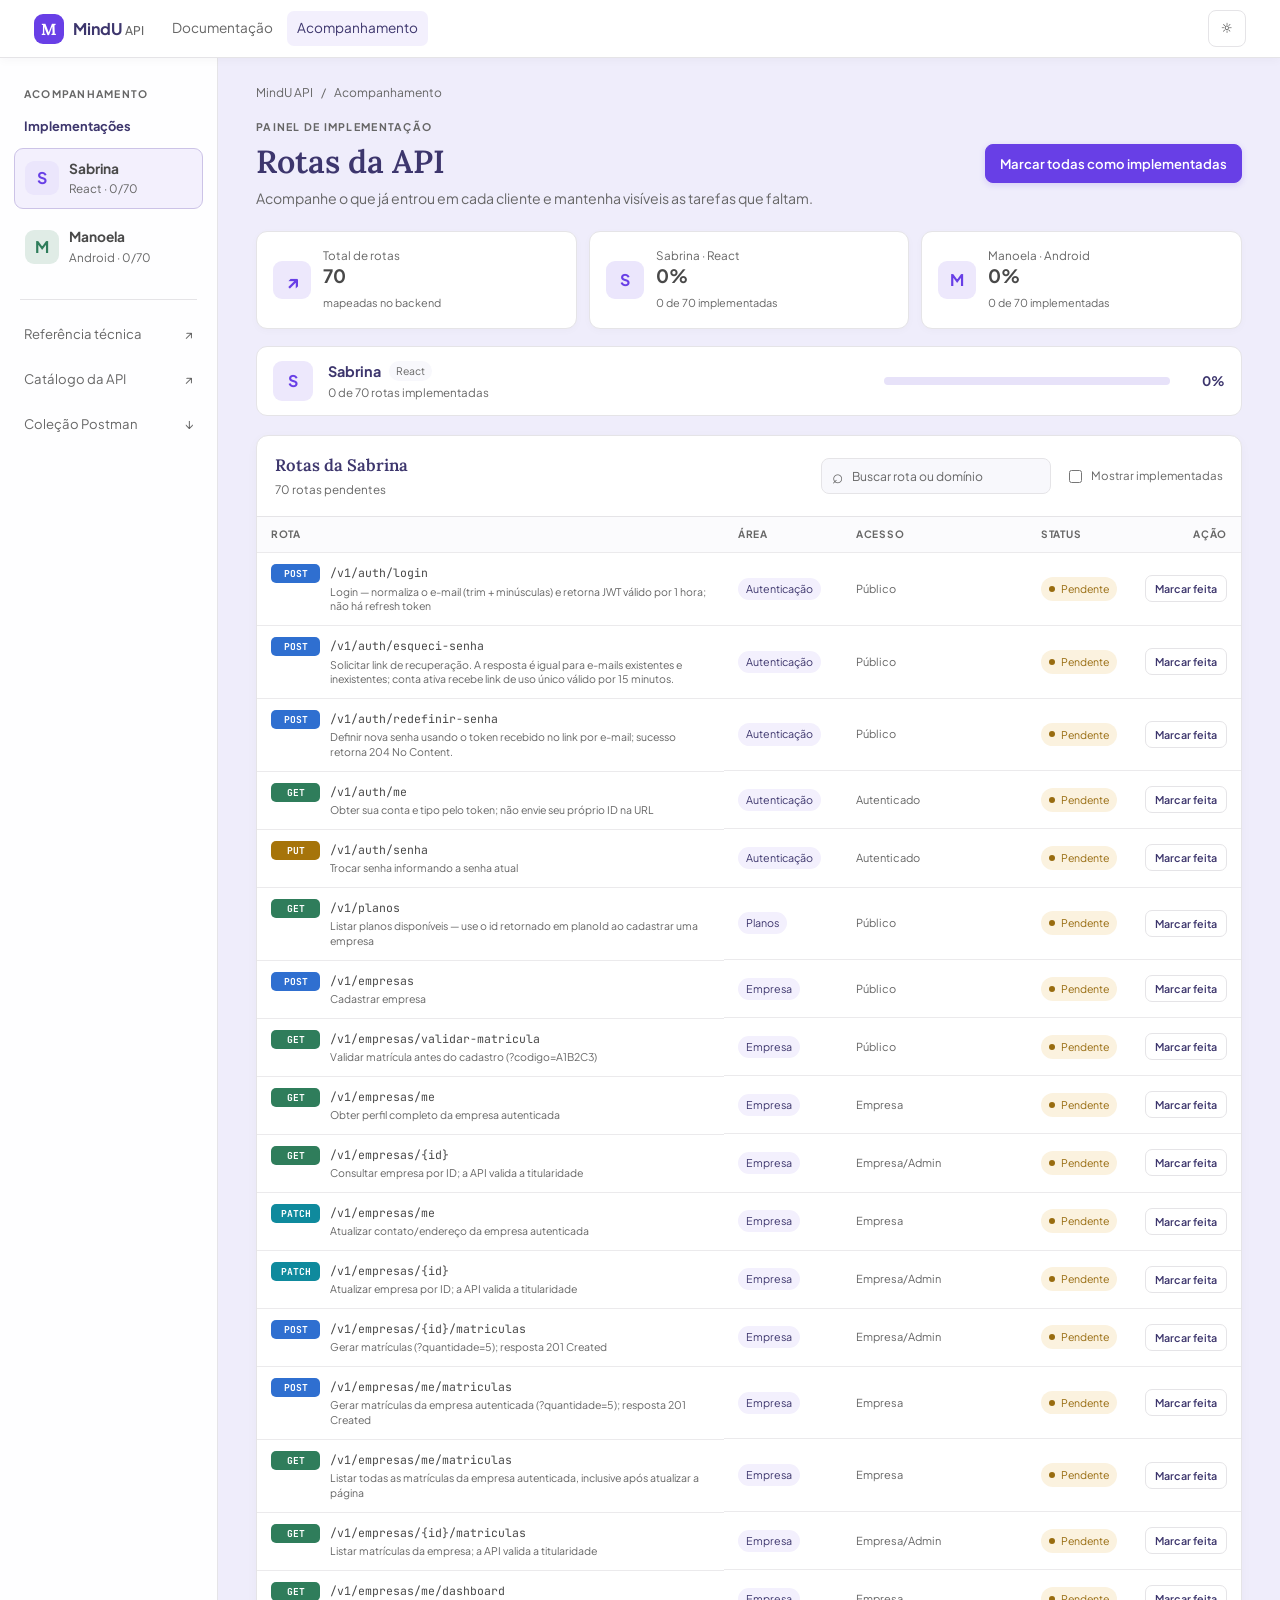
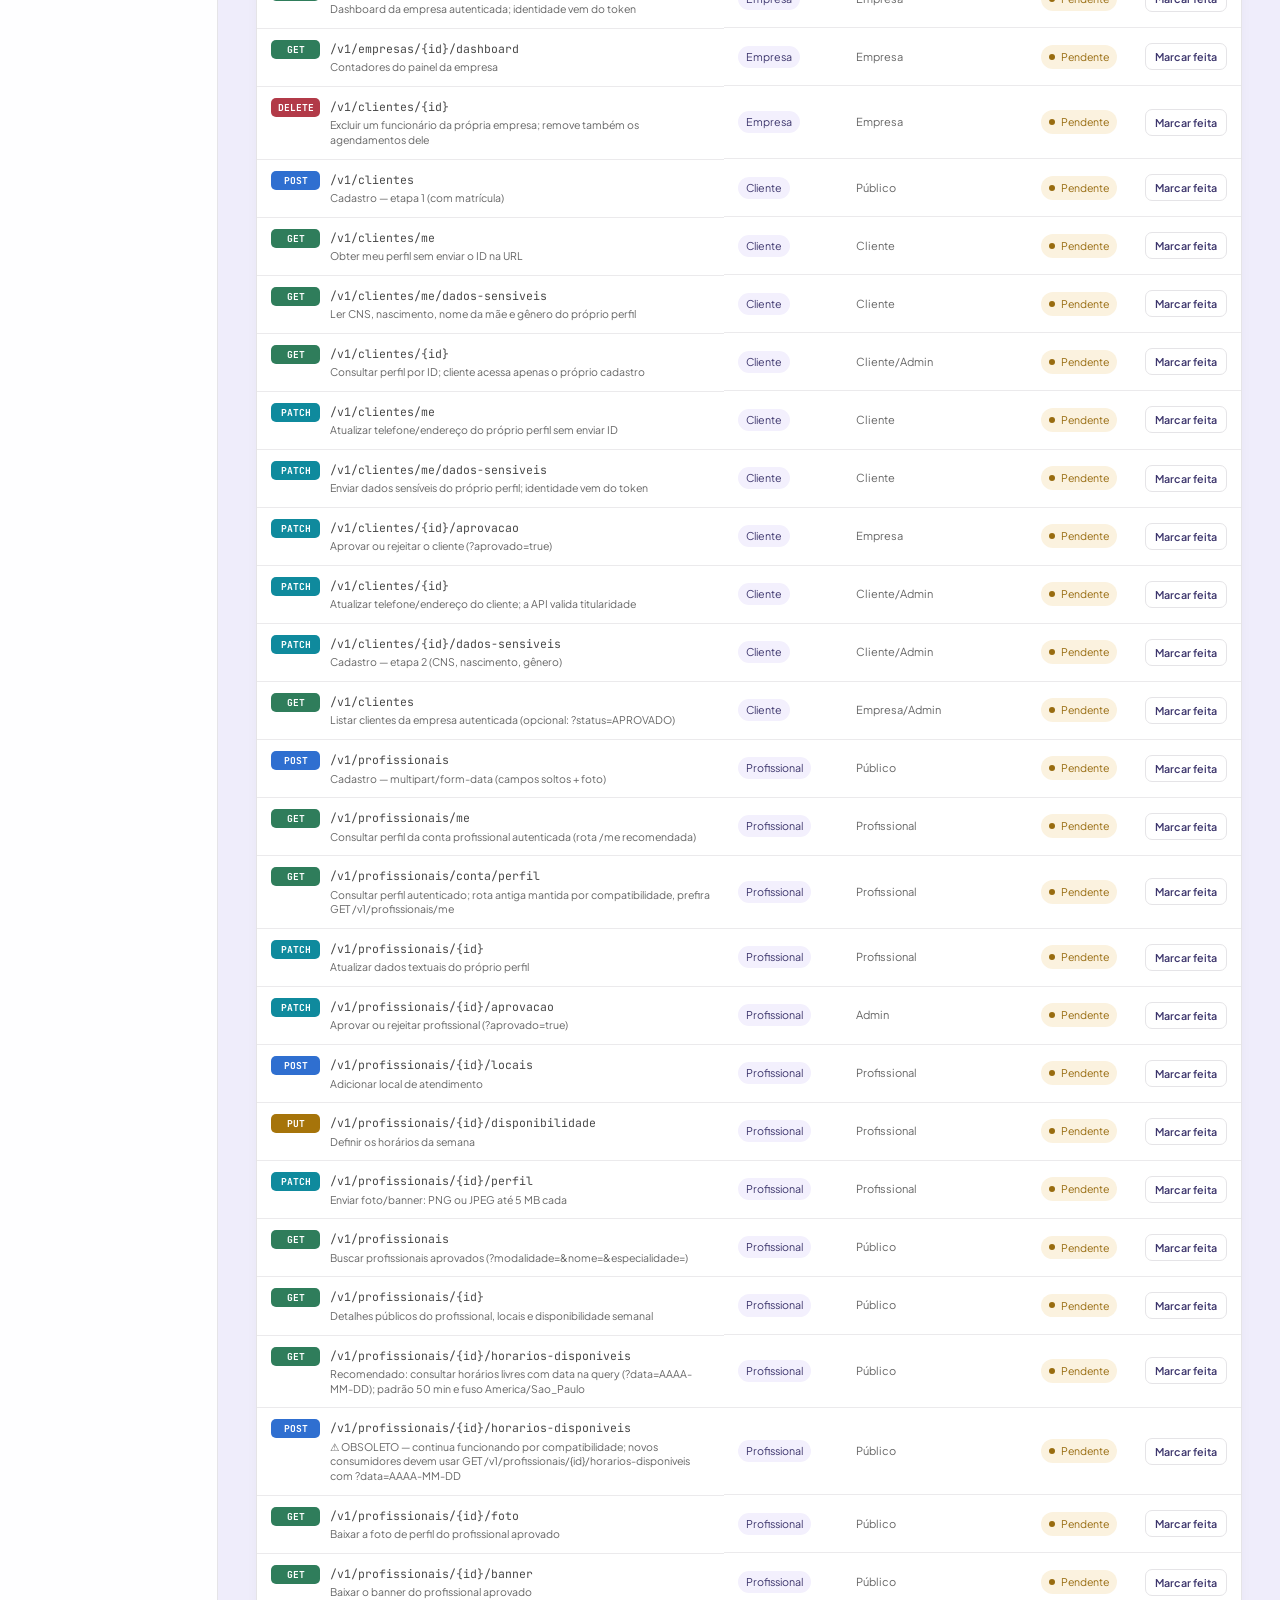
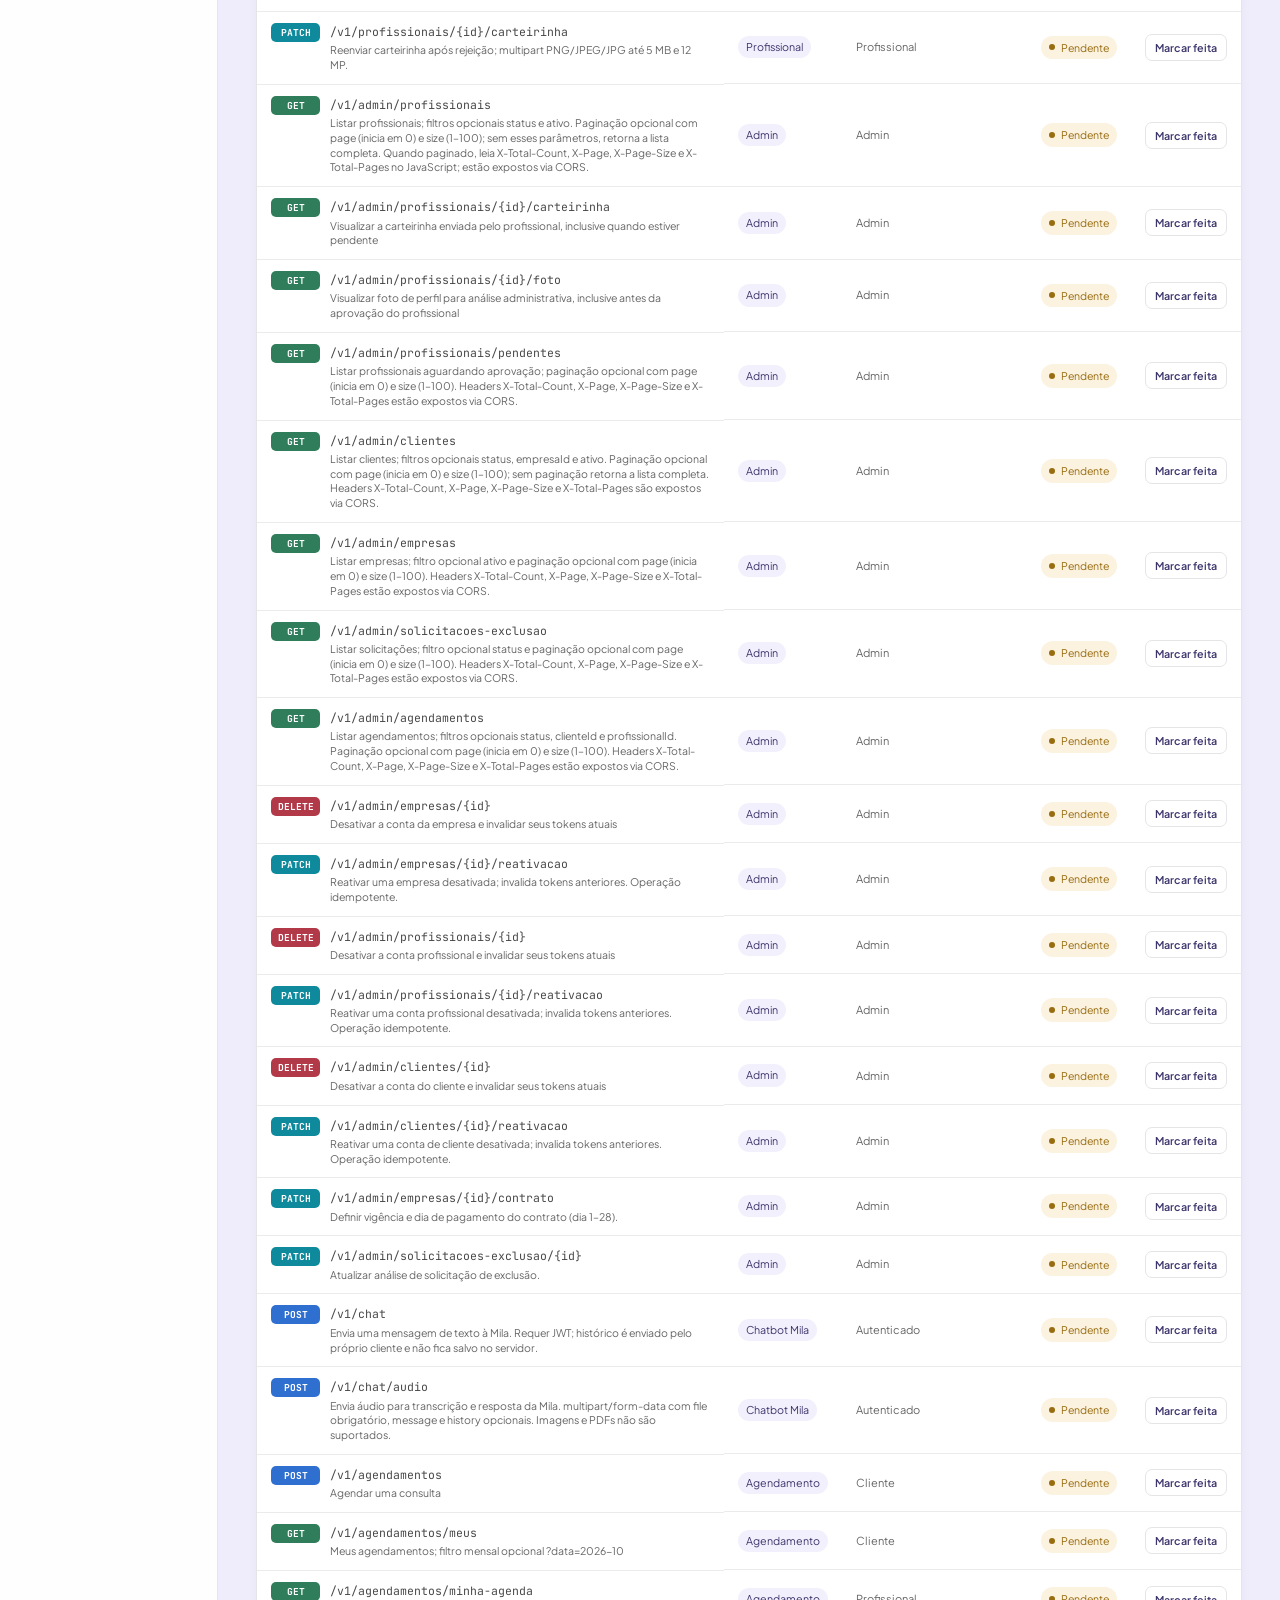
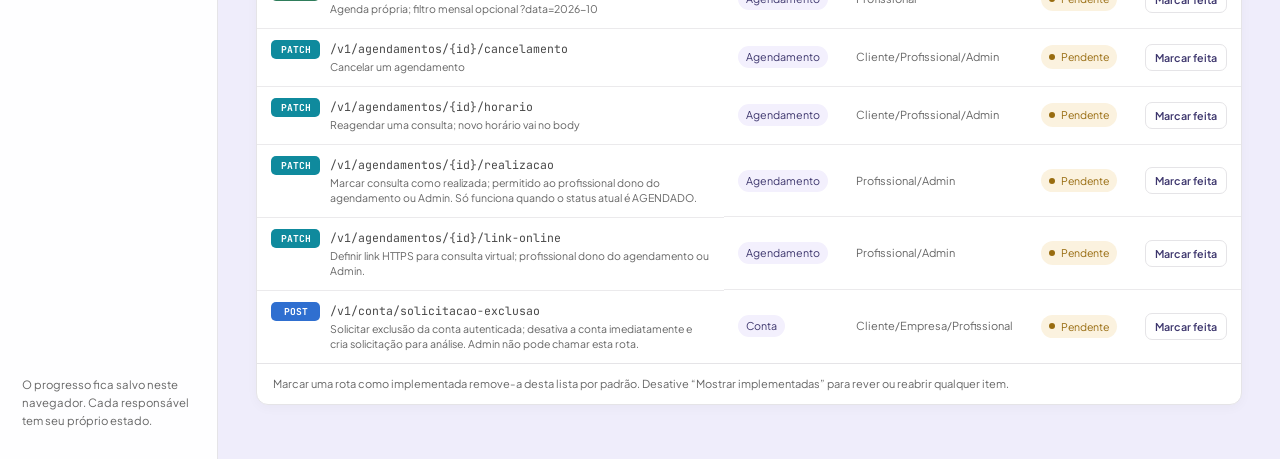
<file: docs/api-inventario.html>
<!doctype html>
<html lang="pt-BR">
<head>
  <meta charset="utf-8">
  <meta name="viewport" content="width=device-width, initial-scale=1">
  <title>Acompanhamento de rotas · MindU</title>
  <link rel="preconnect" href="https://fonts.googleapis.com">
  <link rel="preconnect" href="https://fonts.gstatic.com" crossorigin>
  <link href="https://fonts.googleapis.com/css2?family=Lora:wght@500;600&family=Plus+Jakarta+Sans:wght@400;500;600;700&family=JetBrains+Mono:wght@400;500&display=swap" rel="stylesheet">
  <link rel="stylesheet" href="../style.css">
  <script src="../data/routes/auth.js" defer></script>
  <script src="../data/routes/planos.js" defer></script>
  <script src="../data/routes/empresa.js" defer></script>
  <script src="../data/routes/cliente.js" defer></script>
  <script src="../data/routes/profissional.js" defer></script>
  <script src="../data/routes/admin.js" defer></script>
  <script src="../data/routes/chat.js" defer></script>
  <script src="../data/routes/agendamento.js" defer></script>
  <script src="../data/routes/conta.js" defer></script>
  <script src="api-tracker.js" defer></script>
</head>
<body class="tracker-page">
  <header class="topbar tracker-topbar">
    <a class="brand" href="../index.html"><span class="brand-mark">M</span><span>MindU <small>API</small></span></a>
    <nav class="topbar-nav" aria-label="Navegação principal">
      <a href="../index.html">Documentação</a>
      <a class="active" href="api-inventario.html" aria-current="page">Acompanhamento</a>
    </nav>
    <div class="spacer"></div>
    <button class="theme-toggle" id="theme-toggle" type="button" aria-label="Alternar tema"></button>
  </header>

  <div class="tracker-shell">
    <aside class="tracker-sidebar" aria-label="Responsáveis">
      <p class="sidebar-caption">ACOMPANHAMENTO</p>
      <p class="sidebar-label">Implementações</p>
      <button class="profile-choice active" data-profile="sabrina" type="button">
        <span class="profile-avatar sabrina-avatar">S</span><span class="profile-choice-text"><strong>Sabrina</strong><small>React · <span data-side-count="sabrina">0/0</span></small></span>
      </button>
      <button class="profile-choice" data-profile="manoela" type="button">
        <span class="profile-avatar manoela-avatar">M</span><span class="profile-choice-text"><strong>Manoela</strong><small>Android · <span data-side-count="manoela">0/0</span></small></span>
      </button>
      <div class="sidebar-divider"></div>
      <a class="sidebar-link" href="api-referencia-rotas.html">Referência técnica <span>↗</span></a>
      <a class="sidebar-link" href="../index.html">Catálogo da API <span>↗</span></a>
      <a class="sidebar-link" href="mindu-postman-collection.json" download>Coleção Postman <span>↓</span></a>
      <div class="sidebar-note">O progresso fica salvo neste navegador. Cada responsável tem seu próprio estado.</div>
    </aside>

    <main class="tracker-main">
      <div class="tracker-breadcrumb"><a href="../index.html">MindU API</a><span>/</span><span>Acompanhamento</span></div>
      <div class="tracker-heading">
        <div><p class="eyebrow">PAINEL DE IMPLEMENTAÇÃO</p><h1>Rotas da API</h1><p class="tracker-subtitle">Acompanhe o que já entrou em cada cliente e mantenha visíveis as tarefas que faltam.</p></div>
        <button class="bulk-button" id="bulk-toggle" type="button">Marcar todas como implementadas</button>
      </div>

      <section class="overview-cards" aria-label="Resumo de progresso">
        <article class="overview-card"><span class="card-icon route-icon">↗</span><div><p>Total de rotas</p><strong id="total-count">0</strong><small>mapeadas no backend</small></div></article>
        <article class="overview-card"><span class="card-icon sabrina-icon">S</span><div><p>Sabrina · React</p><strong id="sabrina-overview">0%</strong><small id="sabrina-overview-count">0 de 0 implementadas</small></div></article>
        <article class="overview-card"><span class="card-icon manoela-icon">M</span><div><p>Manoela · Android</p><strong id="manoela-overview">0%</strong><small id="manoela-overview-count">0 de 0 implementadas</small></div></article>
      </section>

      <section class="active-progress" aria-labelledby="active-profile-name">
        <div class="active-profile-icon" id="active-profile-icon">S</div>
        <div class="active-profile-info"><div class="active-profile-line"><h2 id="active-profile-name">Sabrina</h2><span id="active-profile-client">React</span></div><p id="active-profile-count">0 de 0 rotas implementadas</p></div>
        <div class="progress-track" role="progressbar" aria-label="Progresso da responsável" aria-valuemin="0" aria-valuemax="100" aria-valuenow="0"><span id="active-progress-fill"></span></div>
        <strong class="progress-percent" id="active-progress-percent">0%</strong>
      </section>

      <section class="route-workspace">
        <div class="workspace-heading"><div><h2 id="table-heading">Rotas da Sabrina</h2><p id="visible-count">0 rotas pendentes</p></div><div class="workspace-tools">
          <label class="search-box"><span aria-hidden="true">⌕</span><input id="route-search" type="search" placeholder="Buscar rota ou domínio" aria-label="Buscar rota ou domínio"></label>
          <label class="completed-filter"><input id="show-completed" type="checkbox"><span>Mostrar implementadas</span></label>
        </div></div>
        <div class="table-scroll"><table class="tracker-table"><thead><tr><th>ROTA</th><th>ÁREA</th><th>ACESSO</th><th>STATUS</th><th class="action-heading">AÇÃO</th></tr></thead><tbody id="route-rows"></tbody></table></div>
        <div class="empty-state" id="empty-state" hidden><span>✓</span><strong>Tudo em dia</strong><p>Não há rotas pendentes para este filtro.</p><button type="button" id="show-all-again">Mostrar todas as rotas</button></div>
        <p class="tracker-footnote">Marcar uma rota como implementada remove-a desta lista por padrão. Desative “Mostrar implementadas” para rever ou reabrir qualquer item.</p>
      </section>
    </main>
  </div>
  <script>
    (() => {
      const root = document.documentElement;
      const saved = (() => { try { return localStorage.getItem("mindu-theme"); } catch (_) { return null; } })();
      root.dataset.theme = saved || (matchMedia("(prefers-color-scheme: dark)").matches ? "dark" : "light");
      const button = document.getElementById("theme-toggle");
      const setLabel = () => { const dark = root.dataset.theme === "dark"; button.textContent = dark ? "☾" : "☼"; button.title = dark ? "Ativar modo claro" : "Ativar modo escuro"; };
      setLabel();
      button.addEventListener("click", () => { root.dataset.theme = root.dataset.theme === "dark" ? "light" : "dark"; try { localStorage.setItem("mindu-theme", root.dataset.theme); } catch (_) {} setLabel(); });
    })();
  </script>
</body>
</html>
</file>
<file: style.css>
:root {
  color-scheme: light dark;

  /* Paleta oficial: valor claro, valor escuro */
  --bg:      light-dark(#F8F8FC, #030307);
  --panel:   light-dark(#FFFFFF, #1F2028);
  --ink:     light-dark(#494949, #BCBACA);  /* texto */
  --muted:   light-dark(#666666, #9C91A7);  /* texto secundário */
  --line:    light-dark(#E5E4E7, #2E303A);  /* bordas */
  --primary: light-dark(#3D366D, #9992C9);  /* títulos */
  --accent:  light-dark(#683FE6, #4319C2);  /* fundos: botão ativo */
  --link:    light-dark(#683FE6, #9992C9);  /* links e destaques em texto */
  --focus:   #8294EF;                        /* anel de foco e hover */
  --accent-ink: #FFFFFF;

  /* Métodos HTTP (fora da paleta, para cada um ter cor própria) */
  --get:    light-dark(#2F7D5B, #4FB58A);
  --post:   light-dark(#2F6FD0, #6A9BF0);
  --put:    light-dark(#A6740A, #D9A23A);
  --patch:  light-dark(#0F8A9D, #3FB6C9);
  --delete: light-dark(#B23A48, #E06B79);
  --badge-ink: light-dark(#FFFFFF, #030307);

  font-family: 'Plus Jakarta Sans', system-ui, -apple-system, sans-serif;
  font-size: 16px;
  line-height: 1.5;
}
:root[data-theme="light"] { color-scheme: light; }
:root[data-theme="dark"]  { color-scheme: dark; }

* { box-sizing: border-box; }
html { scroll-padding-top: calc(var(--topbar-h, 60px) + 12px); }
body { margin: 0; background: var(--bg); color: var(--ink); }
h1, h2, h3 { font-family: 'Lora', Georgia, serif; font-weight: 600; margin: 0; color: var(--primary); }
code, pre, .mono { font-family: 'JetBrains Mono', monospace; }
p code, li code { overflow-wrap: anywhere; }
a { color: var(--link); }
button:focus-visible, a:focus-visible { outline: 2px solid var(--focus); outline-offset: 2px; }

/* Topo */
.topbar { position: sticky; top: 0; z-index: 20; display: flex; align-items: center; gap: 10px 18px; min-height: 58px; padding: 8px 22px; background: var(--panel); border-bottom: 1px solid var(--line); flex-wrap: nowrap; }
.topbar h1 { font-size: 1.05rem; }
.topbar .sub { color: var(--muted); font-size: .85rem; }
.spacer { flex: 1; }
.theme-toggle, .dl a { border: 1px solid var(--line); border-radius: 8px; padding: 7px 12px; font: inherit; font-size: .85rem; cursor: pointer; color: var(--ink); background: var(--panel); text-decoration: none; white-space: nowrap; }
.theme-toggle:hover, .dl a:hover { border-color: var(--focus); color: var(--link); }
.env-toggle { display: flex; border: 1px solid var(--line); border-radius: 8px; overflow: hidden; }
.env-toggle button { border: none; background: var(--panel); padding: 7px 14px; font: inherit; font-size: .85rem; cursor: pointer; color: var(--muted); }
.env-toggle button.active { background: var(--accent); color: var(--accent-ink); }
.web-url-config { position: relative; display: flex; align-items: center; color: var(--muted); font-size: .78rem; }
.web-url-config summary { padding: 7px 9px; cursor: pointer; list-style: none; white-space: nowrap; }
.web-url-config summary::-webkit-details-marker, .topbar-more summary::-webkit-details-marker { display: none; }
.web-url-config summary::after { content: "↓"; margin-left: 5px; }
.web-url-config input { position: absolute; top: calc(100% + 8px); right: 0; width: min(270px, 80vw); border: 1px solid var(--line); border-radius: 8px; padding: 9px 11px; background: var(--panel); color: var(--ink); font: inherit; box-shadow: 0 8px 24px rgba(20, 18, 38, .12); }
.status-unavailable { display: inline-block; padding: 2px 8px; border: 1px solid #b45309; border-radius: 20px; color: #92400e; background: #fef3c7; font-size: .82em; font-weight: 600; }
.dl { display: flex; gap: 8px; flex-wrap: wrap; }
.brand { display: inline-flex; align-items: center; gap: 9px; color: var(--primary); text-decoration: none; font-weight: 700; white-space: nowrap; }
.brand small { color: var(--muted); font-size: .75rem; font-weight: 500; }
.brand-mark { display: grid; place-items: center; width: 30px; height: 30px; border-radius: 9px; color: white; background: var(--accent); font-family: 'Lora', Georgia, serif; }
.topbar-nav { display: flex; align-items: center; gap: 4px; }
.topbar-nav a { padding: 7px 10px; border-radius: 7px; color: var(--muted); text-decoration: none; font-size: .85rem; white-space: nowrap; }
.topbar-nav a:hover, .topbar-nav a.active { color: var(--primary); background: color-mix(in srgb, var(--link) 8%, transparent); }
.topbar-actions { display: flex; align-items: center; gap: 8px; }
.topbar-more { position: relative; }
.topbar-more summary { list-style: none; cursor: pointer; padding: 7px 10px; border: 1px solid var(--line); border-radius: 8px; color: var(--ink); background: var(--panel); font-size: .84rem; white-space: nowrap; }
.topbar-more summary::after { content: "↓"; margin-left: 7px; color: var(--muted); }
.topbar-menu-panel { position: absolute; right: 0; top: calc(100% + 8px); z-index: 30; display: grid; min-width: 210px; padding: 6px; border: 1px solid var(--line); border-radius: 10px; background: var(--panel); box-shadow: 0 10px 30px rgba(20,18,38,.14); }
.topbar-menu-panel a { padding: 9px 10px; border-radius: 6px; color: var(--ink); text-decoration: none; font-size: .84rem; white-space: nowrap; }
.topbar-menu-panel a:hover { background: var(--bg); color: var(--link); }

/* Layout */
.layout { display: grid; grid-template-columns: minmax(320px, 360px) minmax(0, 1fr); width: 100%; margin: 0; }
main { flex: 1; padding: 28px 24px 80px; min-width: 0; }

/* Menu lateral */
nav.side { width: 100%; margin: 0; padding: 24px 12px; position: sticky; top: var(--topbar-h, 60px); left: 0; align-self: start; height: calc(100vh - var(--topbar-h, 60px)); overflow-x: hidden; overflow-y: auto; scrollbar-width: none; }
nav.side::-webkit-scrollbar { width: 4px; }
nav.side::-webkit-scrollbar-track { background: transparent; }
nav.side::-webkit-scrollbar-thumb { background: transparent; border-radius: 4px; }
nav.side:hover { scrollbar-width: thin; scrollbar-color: color-mix(in srgb, var(--muted) 45%, transparent) transparent; }
nav.side:hover::-webkit-scrollbar-thumb { background: color-mix(in srgb, var(--muted) 45%, transparent); }
nav.side a { display: flex; align-items: baseline; gap: 8px; padding: 6px 10px; border-radius: 6px; color: var(--muted); text-decoration: none; font-size: .8rem; }
nav.side a:hover { background: var(--line); color: var(--ink); }
nav.side .nm { flex: 0 0 44px; font-family: 'JetBrains Mono', monospace; font-size: .68rem; font-weight: 600; }
nav.side .np { min-width: 0; font-family: 'JetBrains Mono', monospace; font-size: 12px; line-height: 1.35; white-space: normal; word-break: break-all; overflow-wrap: anywhere; }
nav.side .nm.get { color: var(--get); }
nav.side .nm.post { color: var(--post); }
nav.side .nm.put { color: var(--put); }
nav.side .nm.patch { color: var(--patch); }
nav.side .nm.delete { color: var(--delete); }
nav.side .grp { font-size: .72rem; text-transform: uppercase; letter-spacing: .04em; color: var(--primary); margin: 18px 0 4px 10px; }
nav.side .grp:first-child { margin-top: 0; }

/* Conteúdo */
.intro, .setup { background: var(--panel); border: 1px solid var(--line); border-radius: 12px; padding: 22px 24px; margin-bottom: 28px; }
.intro p { margin: .6em 0; max-width: 70ch; }
.intro h2 { font-size: 1.3rem; margin-bottom: 10px; }
.setup h3 { font-size: 1.05rem; margin-bottom: 8px; }
section.resource { margin-bottom: 36px; }
section.resource > h2 { font-size: 1.4rem; margin-bottom: 4px; padding-bottom: 8px; border-bottom: 2px solid var(--link); }

/* Rotas */
.route { background: var(--panel); border: 1px solid var(--line); border-radius: 10px; margin-top: 12px; overflow: hidden; }
.route > button.head { width: 100%; display: flex; align-items: center; flex-wrap: wrap; gap: 8px 12px; padding: 14px 16px; background: none; border: none; cursor: pointer; text-align: left; font: inherit; color: var(--ink); }
.badge { font-size: .72rem; font-weight: 600; padding: 3px 9px; border-radius: 5px; color: var(--badge-ink); font-family: 'JetBrains Mono', monospace; flex-shrink: 0; width: 58px; text-align: center; }
.badge.get { background: var(--get); }
.badge.post { background: var(--post); }
.badge.put { background: var(--put); }
.badge.patch { background: var(--patch); }
.badge.delete { background: var(--delete); }
.route .path { font-family: 'JetBrains Mono', monospace; font-size: .88rem; min-width: 0; overflow-wrap: anywhere; }
.route .desc { color: var(--muted); font-size: .87rem; flex: 1 1 200px; min-width: 0; overflow: hidden; text-overflow: ellipsis; white-space: nowrap; }
.route .auth-pill { font-size: .72rem; color: var(--muted); border: 1px solid var(--line); border-radius: 20px; padding: 2px 10px; flex-shrink: 0; }
.chev { transition: transform .15s; color: var(--muted); flex-shrink: 0; }
.route.open .chev { transform: rotate(90deg); }
.route .body { display: none; padding: 0 18px 20px; border-top: 1px solid var(--line); }
.route.open .body { display: block; }
.route .body p.d { color: var(--muted); margin: 14px 0 6px; font-size: .92rem; }

.tabs { display: flex; gap: 2px; margin: 14px 0 0; background: var(--bg); border: 1px solid var(--line); border-radius: 8px; padding: 3px; width: fit-content; max-width: 100%; flex-wrap: wrap; }
.tabs button { border: none; background: none; padding: 6px 14px; font: inherit; font-size: .83rem; border-radius: 6px; cursor: pointer; color: var(--muted); }
.tabs button.active { background: var(--panel); color: var(--ink); box-shadow: 0 1px 2px rgba(0, 0, 0, .12); }
.panel { display: none; }
.panel.active { display: block; }

pre { background: var(--bg); color: var(--ink); border: 1px solid var(--line); padding: 14px 16px; border-radius: 8px; overflow-x: auto; font-size: .82rem; margin: 8px 0 0; line-height: 1.55; }
.url-line { font-family: 'JetBrains Mono', monospace; font-size: .85rem; background: var(--bg); border: 1px solid var(--line); border-radius: 6px; padding: 8px 12px; margin-top: 10px; overflow-x: auto; white-space: nowrap; }
.url-line .m { font-weight: 600; }

.issue-link { display: inline-block; margin-top: 14px; font-size: .85rem; }
.setup-note { color: var(--muted); font-size: .87rem; margin: 10px 0 0; }
.setup-note-spaced { margin-top: 14px; }
.setup-note-compact { font-size: .85rem; margin-top: 10px; }
footer { max-width: 1280px; margin: 0 auto; padding: 20px 24px 60px; color: var(--muted); font-size: .85rem; }

.errors { margin-top: 16px; border-top: 1px dashed var(--line); padding-top: 12px; }
.errors summary { cursor: pointer; font-size: .85rem; font-weight: 600; color: var(--primary); }
.errors summary:hover { color: var(--link); }
.errors ul { margin: 10px 0 0; padding-left: 0; list-style: none; }
.errors li { font-size: .85rem; padding: 8px 0; border-top: 1px solid var(--line); }
.errors li:first-child { border-top: none; }
.cod { display: inline-block; font-family: 'JetBrains Mono', monospace; font-size: .72rem; font-weight: 600; padding: 1px 7px; border-radius: 4px; margin-right: 6px; }
.cod-4xx { background: color-mix(in srgb, var(--put) 20%, transparent); color: var(--put); }
.cod-5xx { background: color-mix(in srgb, var(--delete) 20%, transparent); color: var(--delete); }
nav.side a { position: relative; }
.err-count { margin-left: auto; flex-shrink: 0; font-size: .65rem; font-weight: 700; background: var(--line); color: var(--muted); border-radius: 999px; padding: 1px 6px; }

@media (max-width: 860px) {
  .layout { display: block; }
  nav.side { display: none; }
  .route .desc { display: none; }
  h1 span { display: none;}
}

/* Guias individuais de rota */
.detail-link { display: inline-flex; margin: 8px 0 4px; font-size: .86rem; font-weight: 600; color: var(--link); text-decoration: none; }
.detail-link:hover, .back-link:hover { text-decoration: underline; }
.route-detail-shell { max-width: 1040px; margin: 0 auto; padding: 28px 24px 64px; }
.back-link { display: inline-block; margin-bottom: 18px; color: var(--link); font-weight: 600; text-decoration: none; }
.eyebrow { margin: 0; color: var(--muted); font-size: .82rem; text-transform: uppercase; letter-spacing: .06em; }
.detail-title { margin: 4px 0; color: var(--primary); font: 600 clamp(1.15rem, 2vw, 1.65rem)/1.45 'JetBrains Mono', monospace; overflow-wrap: anywhere; }
.detail-lead { margin: 0 0 18px; color: var(--muted); }
.detail-route .head { cursor: default; }
.route-guide { margin: 12px 0 18px; padding: 16px 18px; background: var(--bg); border: 1px solid var(--line); border-radius: 10px; }
.route-guide h3 { margin: 14px 0 4px; color: var(--primary); font-size: .98rem; }
.route-guide h3:first-child { margin-top: 0; }
.route-guide p { margin: 0; }
.route-guide ol, .route-guide ul { margin: 6px 0 0; padding-left: 22px; }
.route-guide li { margin: 4px 0; }
.tutorial-shell { max-width: 960px; margin: 0 auto; padding: 32px 24px 72px; }
.tutorial-eyebrow { margin: 0; color: var(--muted); font-size: .82rem; text-transform: uppercase; letter-spacing: .06em; }
.tutorial-title { margin: 4px 0 8px; color: var(--primary); font-size: clamp(1.6rem, 3vw, 2.2rem); }
.tutorial-lead { max-width: 780px; margin: 0 0 20px; color: var(--muted); font-size: 1.02rem; }
.tutorial-section { margin: 18px 0; padding: 20px 22px; background: var(--panel); border: 1px solid var(--line); border-radius: 12px; }
.tutorial-section h3 { margin: 0 0 10px; font-size: 1.18rem; }
.tutorial-section p { margin: 9px 0; }
.tutorial-section ol, .tutorial-section ul { margin: 8px 0; padding-left: 24px; }
.tutorial-section li { margin: 5px 0; }
.tutorial-section pre { margin: 10px 0 14px; }
.tutorial-callout { margin: 18px 0; padding: 14px 16px; background: color-mix(in srgb, var(--link) 8%, var(--panel)); border-left: 4px solid var(--link); border-radius: 8px; }
.tutorial-callout p { margin: 4px 0 0; }
.tutorial-callout-warn { border-left-color: var(--put); }
.tutorial-footnote { margin: 18px 4px 0; color: var(--muted); font-size: .86rem; }
@media (max-width: 680px) {
  .tutorial-shell { padding: 22px 14px 52px; }
  .tutorial-section { padding: 15px; }
}
@media (max-width: 680px) {
  .route-detail-shell { padding: 20px 14px 48px; }
  .route-detail-shell .route { border-radius: 8px; }
  .route-guide { padding: 13px; }
}

/* Acompanhamento de implementação */
.tracker-page { min-height: 100vh; background: color-mix(in srgb, var(--bg) 94%, var(--link)); }
.tracker-topbar { padding-inline: clamp(14px, 3vw, 34px); }
.tracker-shell { display: grid; grid-template-columns: 218px minmax(0, 1fr); max-width: 1600px; min-height: calc(100vh - 58px); margin: 0 auto; }
.tracker-sidebar { display: flex; flex-direction: column; gap: 7px; padding: 26px 14px; border-right: 1px solid var(--line); background: color-mix(in srgb, var(--panel) 84%, var(--bg)); }
.sidebar-caption { margin: 2px 10px 8px; color: var(--muted); font-size: .65rem; font-weight: 700; letter-spacing: .12em; }
.sidebar-label { margin: 0 10px 5px; color: var(--primary); font-size: .8rem; font-weight: 700; }
.profile-choice { display: flex; align-items: center; gap: 10px; width: 100%; padding: 10px; border: 1px solid transparent; border-radius: 9px; background: transparent; color: var(--ink); text-align: left; cursor: pointer; font: inherit; }
.profile-choice:hover { background: var(--bg); }
.profile-choice.active { border-color: color-mix(in srgb, var(--link) 20%, var(--line)); background: color-mix(in srgb, var(--link) 8%, var(--panel)); }
.profile-avatar, .active-profile-icon, .card-icon { display: grid; flex: 0 0 auto; place-items: center; border-radius: 9px; font-weight: 700; }
.profile-avatar { width: 34px; height: 34px; background: color-mix(in srgb, var(--link) 13%, var(--panel)); color: var(--link); }
.manoela-avatar, .manoela-icon { background: color-mix(in srgb, var(--get) 15%, var(--panel)); color: var(--get); }
.profile-choice-text { display: grid; gap: 1px; }
.profile-choice-text strong { font-size: .86rem; }
.profile-choice-text small { color: var(--muted); font-size: .73rem; }
.sidebar-divider { height: 1px; margin: 15px 6px 8px; background: var(--line); }
.sidebar-link { display: flex; justify-content: space-between; padding: 9px 10px; border-radius: 7px; color: var(--muted); font-size: .82rem; text-decoration: none; }
.sidebar-link:hover { color: var(--link); background: var(--bg); }
.sidebar-note { margin: auto 8px 4px; padding-top: 20px; color: var(--muted); font-size: .71rem; line-height: 1.55; }
.tracker-main { min-width: 0; padding: 26px clamp(16px, 3vw, 38px) 54px; }
.tracker-breadcrumb { display: flex; gap: 8px; margin-bottom: 17px; color: var(--muted); font-size: .75rem; }
.tracker-breadcrumb a { color: var(--muted); text-decoration: none; }
.tracker-breadcrumb a:hover { color: var(--link); }
.tracker-heading { display: flex; align-items: center; justify-content: space-between; gap: 20px; margin-bottom: 22px; }
.tracker-heading h1 { margin: 3px 0 2px; font-size: clamp(1.55rem, 2.5vw, 2rem); }
.tracker-heading .eyebrow { font-size: .66rem; font-weight: 700; letter-spacing: .12em; }
.tracker-subtitle { margin: 0; color: var(--muted); font-size: .88rem; }
.bulk-button { flex: 0 0 auto; padding: 10px 14px; border: 1px solid var(--accent); border-radius: 8px; color: white; background: var(--accent); font: 600 .82rem 'Plus Jakarta Sans', sans-serif; cursor: pointer; box-shadow: 0 2px 6px color-mix(in srgb, var(--accent) 18%, transparent); }
.bulk-button:hover { filter: brightness(1.06); }
.bulk-button.bulk-reopen { color: var(--primary); border-color: var(--line); background: var(--panel); box-shadow: none; }
.overview-cards { display: grid; grid-template-columns: repeat(3, minmax(0, 1fr)); gap: 12px; margin-bottom: 17px; }
.overview-card { display: flex; align-items: center; gap: 12px; min-height: 86px; padding: 15px 16px; border: 1px solid var(--line); border-radius: 11px; background: var(--panel); box-shadow: 0 2px 8px rgba(28,24,45,.025); }
.card-icon { width: 38px; height: 38px; color: var(--link); background: color-mix(in srgb, var(--link) 12%, var(--panel)); }
.route-icon { font-size: 1.2rem; }
.sabrina-icon { background: color-mix(in srgb, var(--link) 13%, var(--panel)); }
.overview-card p { margin: 0; color: var(--muted); font-size: .73rem; }
.overview-card strong { display: block; color: var(--ink); font-size: 1.15rem; line-height: 1.35; }
.overview-card small { color: var(--muted); font-size: .68rem; }
.active-progress { display: grid; grid-template-columns: 42px minmax(140px, 1fr) minmax(130px, 30%) 42px; align-items: center; gap: 13px; margin-bottom: 19px; padding: 14px 16px; border: 1px solid var(--line); border-radius: 11px; background: var(--panel); }
.active-profile-icon { width: 40px; height: 40px; color: var(--link); background: color-mix(in srgb, var(--link) 12%, var(--panel)); }
.active-profile-line { display: flex; align-items: center; gap: 8px; }
.active-profile-line h2 { font: 700 .9rem 'Plus Jakarta Sans', sans-serif; }
.active-profile-line span { padding: 2px 7px; border-radius: 99px; color: var(--muted); background: var(--bg); font-size: .65rem; }
.active-profile-info p { margin: 3px 0 0; color: var(--muted); font-size: .72rem; }
.progress-track { height: 8px; overflow: hidden; border-radius: 99px; background: color-mix(in srgb, var(--link) 12%, var(--bg)); }
.progress-track span { display: block; width: 0; height: 100%; border-radius: inherit; background: linear-gradient(90deg, var(--accent), #8d74ee); transition: width .25s ease; }
.progress-percent { color: var(--primary); font-size: .82rem; text-align: right; }
.route-workspace { overflow: hidden; border: 1px solid var(--line); border-radius: 12px; background: var(--panel); box-shadow: 0 3px 12px rgba(28,24,45,.03); }
.workspace-heading { display: flex; align-items: center; justify-content: space-between; gap: 16px; padding: 17px 18px; border-bottom: 1px solid var(--line); }
.workspace-heading h2 { font-size: 1.04rem; }
.workspace-heading p { margin: 3px 0 0; color: var(--muted); font-size: .73rem; }
.workspace-tools { display: flex; align-items: center; gap: 14px; }
.search-box { display: flex; align-items: center; gap: 7px; min-width: 230px; padding: 7px 10px; border: 1px solid var(--line); border-radius: 8px; color: var(--muted); background: var(--bg); }
.search-box span { font-size: 1.2rem; line-height: 1; }
.search-box input { width: 100%; min-width: 0; border: 0; outline: 0; color: var(--ink); background: transparent; font: inherit; font-size: .76rem; }
.search-box input::placeholder { color: var(--muted); }
.completed-filter { display: inline-flex; align-items: center; gap: 6px; color: var(--muted); font-size: .72rem; white-space: nowrap; cursor: pointer; }
.completed-filter input { accent-color: var(--accent); }
.table-scroll { overflow-x: auto; }
.tracker-table { width: 100%; border-collapse: collapse; }
.tracker-table th { padding: 10px 14px; color: var(--muted); background: color-mix(in srgb, var(--bg) 58%, var(--panel)); font-size: .63rem; font-weight: 700; letter-spacing: .07em; text-align: left; white-space: nowrap; }
.tracker-table td { padding: 11px 14px; border-top: 1px solid color-mix(in srgb, var(--line) 76%, transparent); color: var(--ink); font-size: .75rem; vertical-align: middle; }
.tracker-table tbody tr:hover { background: color-mix(in srgb, var(--link) 3%, var(--panel)); }
.tracker-table tbody tr.is-done { opacity: .76; }
.route-cell { display: flex; align-items: flex-start; gap: 10px; min-width: 280px; }
.route-cell div { display: grid; gap: 3px; min-width: 0; }
.route-cell code { color: var(--ink); font-size: .72rem; overflow-wrap: anywhere; }
.route-cell small { max-width: 55ch; color: var(--muted); font-size: .66rem; line-height: 1.4; }
.method-chip { min-width: 49px; padding: 3px 5px; border-radius: 5px; color: white; font: 700 .6rem 'JetBrains Mono', monospace; text-align: center; }
.method-get { background: var(--get); }
.method-post { background: var(--post); }
.method-put { background: var(--put); }
.method-patch { background: var(--patch); }
.method-delete { background: var(--delete); }
.domain-chip { display: inline-block; padding: 3px 8px; border-radius: 99px; color: var(--primary); background: color-mix(in srgb, var(--link) 8%, var(--panel)); font-size: .67rem; white-space: nowrap; }
.access-text { color: var(--muted); font-size: .69rem; white-space: nowrap; }
.status-pill { display: inline-flex; align-items: center; gap: 6px; padding: 4px 8px; border-radius: 99px; font-size: .66rem; white-space: nowrap; }
.status-pill > span { width: 6px; height: 6px; border-radius: 50%; background: currentColor; }
.status-pending { color: #986c10; background: color-mix(in srgb, #e6b84b 18%, var(--panel)); }
.status-done { color: var(--get); background: color-mix(in srgb, var(--get) 13%, var(--panel)); }
.action-cell { text-align: right !important; }
.row-action { padding: 6px 9px; border: 1px solid var(--line); border-radius: 7px; color: var(--primary); background: var(--panel); font: 600 .67rem 'Plus Jakarta Sans', sans-serif; white-space: nowrap; cursor: pointer; }
.row-action:hover { border-color: var(--focus); color: var(--link); }
.row-action-done { color: var(--muted); }
.action-heading { text-align: right !important; }
.empty-state { display: grid; justify-items: center; gap: 5px; padding: 44px 20px; text-align: center; }
.empty-state[hidden] { display: none; }
.empty-state > span { display: grid; place-items: center; width: 42px; height: 42px; margin-bottom: 4px; border-radius: 50%; color: var(--get); background: color-mix(in srgb, var(--get) 12%, var(--panel)); font-size: 1.2rem; }
.empty-state strong { color: var(--primary); font-size: .95rem; }
.empty-state p { margin: 0; color: var(--muted); font-size: .78rem; }
.empty-state button { margin-top: 8px; border: 0; color: var(--link); background: none; font: 600 .76rem 'Plus Jakarta Sans', sans-serif; cursor: pointer; }
.tracker-footnote { margin: 0; padding: 12px 16px; border-top: 1px solid var(--line); color: var(--muted); font-size: .69rem; }

@media (max-width: 900px) {
  .tracker-shell { grid-template-columns: 178px minmax(0, 1fr); }
  .tracker-sidebar { padding-inline: 10px; }
  .tracker-main { padding-inline: 18px; }
  .workspace-heading { align-items: flex-start; flex-direction: column; }
  .workspace-tools { width: 100%; justify-content: space-between; }
  .search-box { flex: 1; }
}
@media (max-width: 680px) {
  .topbar { gap: 7px; padding-inline: 12px; }
  .topbar-nav { display: none; }
  .topbar .spacer { display: block; }
  .tracker-topbar .brand { gap: 5px; font-size: .83rem; }
  .tracker-topbar .brand-mark { width: 27px; height: 27px; }
  .tracker-shell { display: block; }
  .tracker-sidebar { display: grid; grid-template-columns: repeat(2, minmax(0,1fr)); gap: 5px; padding: 10px 12px; border-right: 0; border-bottom: 1px solid var(--line); }
  .sidebar-caption, .sidebar-label, .sidebar-divider, .sidebar-note { display: none; }
  .profile-choice { gap: 7px; padding: 7px; }
  .profile-avatar { width: 29px; height: 29px; }
  .sidebar-link { display: none; }
  .tracker-main { padding: 18px 12px 36px; }
  .tracker-breadcrumb { margin-bottom: 12px; }
  .tracker-heading { align-items: flex-start; flex-direction: column; gap: 12px; margin-bottom: 14px; }
  .tracker-heading h1 { font-size: 1.55rem; }
  .bulk-button { width: 100%; }
  .overview-cards { grid-template-columns: 1fr 1fr; gap: 7px; }
  .overview-card { min-height: 74px; gap: 8px; padding: 10px; }
  .overview-card:first-child { grid-column: 1 / -1; }
  .card-icon { width: 31px; height: 31px; }
  .overview-card strong { font-size: 1rem; }
  .overview-card small { font-size: .62rem; }
  .active-progress { grid-template-columns: 36px minmax(0, 1fr) 39px; gap: 9px; padding: 11px; }
  .active-profile-icon { width: 34px; height: 34px; }
  .progress-track { grid-column: 2 / 3; grid-row: 2; }
  .progress-percent { grid-column: 3; grid-row: 1 / span 2; }
  .workspace-heading { padding: 13px; }
  .workspace-tools { align-items: flex-start; flex-direction: column; gap: 9px; }
  .search-box { width: 100%; min-width: 0; flex: auto; }
  .tracker-table { min-width: 690px; }
}

/* Superfícies compartilhadas: catálogo, guias e auditoria */
body { background: light-dark(#f4f5f9, #101116); }
.topbar { padding-inline: clamp(14px, 3vw, 34px); box-shadow: 0 2px 10px rgba(26, 23, 45, .035); }
.layout { grid-template-columns: minmax(245px, 290px) minmax(0, 1fr); max-width: 1720px; margin: 0 auto; }
nav.side { padding: 22px 16px; border-right: 1px solid var(--line); background: color-mix(in srgb, var(--panel) 72%, var(--bg)); }
nav.side a { padding: 8px 10px; border-radius: 8px; }
nav.side a:hover { background: color-mix(in srgb, var(--link) 8%, var(--panel)); }
main { padding: clamp(20px, 3vw, 38px) clamp(16px, 3vw, 40px) 72px; }
.intro, .setup, .tutorial-section, .guide section, .route-guide { border-radius: 14px; box-shadow: 0 4px 16px rgba(26, 23, 45, .035); }
.intro, .setup { padding: clamp(18px, 2.6vw, 30px); margin-bottom: 22px; }
.intro h2 { font-size: 1.45rem; }
.route { margin-top: 10px; border-radius: 12px; box-shadow: 0 2px 8px rgba(26, 23, 45, .025); transition: border-color .16s, box-shadow .16s, transform .16s; }
.route:hover { border-color: color-mix(in srgb, var(--link) 28%, var(--line)); box-shadow: 0 5px 16px rgba(26, 23, 45, .06); }
.route > button.head { gap: 10px 13px; padding: 16px 18px; }
.route.open { border-color: color-mix(in srgb, var(--link) 34%, var(--line)); }
.route .body { padding: 4px 20px 22px; }
.route-guide { padding: 20px; background: color-mix(in srgb, var(--bg) 55%, var(--panel)); }
.route-detail-shell, .tutorial-shell, .guide { max-width: 1120px; }
.route-detail-shell, .tutorial-shell { padding-top: clamp(22px, 3vw, 38px); }
.tutorial-section, .guide section { padding: clamp(17px, 2.5vw, 26px); background: var(--panel); box-shadow: 0 4px 16px rgba(26, 23, 45, .04); }
.tutorial-title, .guide > h2 { font-size: clamp(1.7rem, 3vw, 2.35rem); }
.tutorial-lead { font-size: 1.04rem; line-height: 1.7; }
pre { border-radius: 10px; padding: 16px 18px; }
table { border-collapse: separate; border-spacing: 0; }
.guide table, .inventory table { overflow: hidden; border: 1px solid var(--line); border-radius: 11px; background: var(--panel); }
.guide th, .guide td { border-bottom: 1px solid var(--line); }
.guide th { color: var(--muted); background: color-mix(in srgb, var(--bg) 72%, var(--panel)); font-size: .78rem; text-transform: uppercase; letter-spacing: .035em; }
.inventory { max-width: 1600px !important; padding: 0 clamp(14px, 3vw, 36px) !important; }
.inventory > a { display: inline-flex; margin: 12px 0 18px; padding: 8px 11px; border: 1px solid var(--line); border-radius: 8px; background: var(--panel); text-decoration: none; }
.inventory > h1 { margin-bottom: 8px; font-size: clamp(1.8rem, 3vw, 2.35rem); }
.inventory > p { max-width: 88ch; line-height: 1.7; }
.inventory h2 { margin: 28px 0 10px; }
.inventory table { border-collapse: separate !important; border-spacing: 0 !important; box-shadow: 0 4px 16px rgba(26, 23, 45, .04); }
.inventory th, .inventory td { border: 0 !important; border-bottom: 1px solid var(--line) !important; padding: 11px 12px !important; }
.inventory th { background: color-mix(in srgb, var(--bg) 72%, var(--panel)) !important; }
.inventory tbody tr:nth-child(even) { background: color-mix(in srgb, var(--bg) 55%, var(--panel)); }
.status-unavailable { vertical-align: baseline; }
footer { max-width: 1720px; }
@media (max-width: 860px) {
  .layout { display: block; }
  main { padding-inline: 16px; }
  nav.side { display: none; }
}
@media (max-width: 680px) {
  .topbar { padding-inline: 12px; }
  .intro, .setup, .tutorial-section, .guide section { border-radius: 11px; }
  .route > button.head { padding: 13px; }
  .route .body { padding: 0 14px 18px; }
}
</file>
